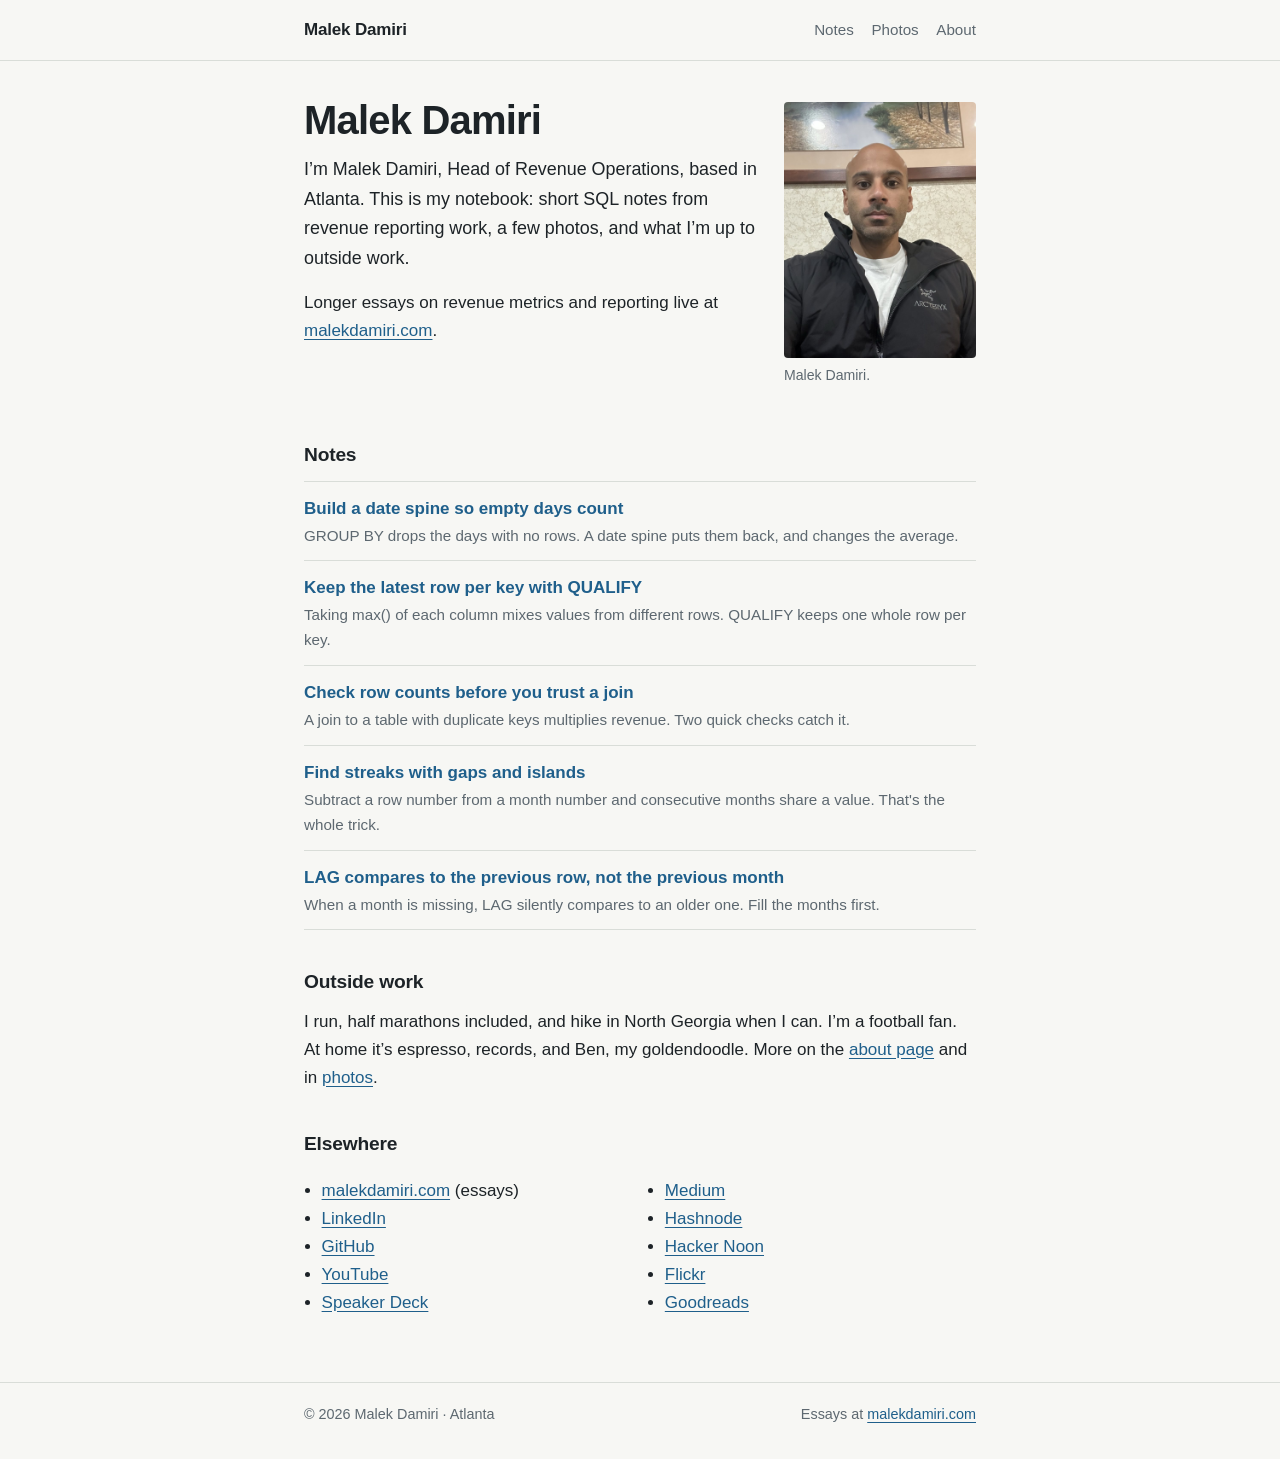
<file: index.html>
<!doctype html>
<html lang="en">
<head>
<meta charset="utf-8">
<meta name="viewport" content="width=device-width, initial-scale=1">
<title>Malek Damiri — Notebook</title>
<meta name="description" content="Malek Damiri’s notebook: short, tested SQL notes from revenue reporting, plus photos and life outside work in Atlanta.">
<meta name="author" content="Malek Damiri">
<meta name="robots" content="index, follow, max-image-preview:large">
<link rel="canonical" href="https://malekdamiri.org/">
<meta property="og:site_name" content="Malek Damiri">
<meta property="og:type" content="website">
<meta property="og:title" content="Malek Damiri — Notebook">
<meta property="og:description" content="Malek Damiri’s notebook: short, tested SQL notes from revenue reporting, plus photos and life outside work in Atlanta.">
<meta property="og:url" content="https://malekdamiri.org/">
<meta property="og:image" content="https://malekdamiri.org/img/malek-damiri-black-jacket-portrait.jpg">
<meta property="og:image:width" content="900">
<meta property="og:image:height" content="1200">
<meta property="og:image:alt" content="Malek Damiri in a black jacket over a white t-shirt">
<meta name="twitter:card" content="summary_large_image">
<link rel="icon" href="/favicon.svg" type="image/svg+xml">
<link rel="icon" href="/favicon-96.png" type="image/png" sizes="96x96">
<link rel="apple-touch-icon" href="/apple-touch-icon.png">
<link rel="stylesheet" href="/css/site.css?v=1">
<script type="application/ld+json">{"@context":"https://schema.org","@graph":[{"@type":"WebSite","@id":"https://malekdamiri.org/#website","url":"https://malekdamiri.org/","name":"Malek Damiri","inLanguage":"en-US","publisher":{"@id":"https://malekdamiri.org/#person"}},{"@type":"Person","@id":"https://malekdamiri.org/#person","name":"Malek Damiri","givenName":"Malek","familyName":"Damiri","url":"https://malekdamiri.org/","jobTitle":"Head of Revenue Operations","homeLocation":{"@type":"Place","name":"Atlanta, Georgia"},"image":{"@id":"https://malekdamiri.org/#image-black-jacket-portrait"},"sameAs":["https://malekdamiri.com/","https://www.linkedin.com/in/malekdamiri/","https://github.com/malekdamiri","https://www.youtube.com/@malek.damiri","https://speakerdeck.com/malekdamiri","https://www.flickr.com/photos/128322174@N02/","https://www.pinterest.com/malek_damiri/","https://medium.com/@malekdamiri43","https://malekdamiri.hashnode.dev/","https://hackernoon.com/u/malekdamiri","https://malekdamiri.blogspot.com/","https://www.goodreads.com/malekdamiri","https://soundcloud.com/malek-damiri","https://x.com/malekdamiri"]},{"@type":"ImageObject","@id":"https://malekdamiri.org/#image-black-jacket-portrait","url":"https://malekdamiri.org/img/malek-damiri-black-jacket-portrait.jpg","contentUrl":"https://malekdamiri.org/img/malek-damiri-black-jacket-portrait.jpg","width":900,"height":1200,"encodingFormat":"image/jpeg","caption":"Malek Damiri.","about":{"@id":"https://malekdamiri.org/#person"}},{"@type":"ProfilePage","@id":"https://malekdamiri.org/#webpage","url":"https://malekdamiri.org/","name":"Malek Damiri — Notebook","isPartOf":{"@id":"https://malekdamiri.org/#website"},"mainEntity":{"@id":"https://malekdamiri.org/#person"},"primaryImageOfPage":{"@id":"https://malekdamiri.org/#image-black-jacket-portrait"},"dateModified":"2026-10-10T12:01:35-04:00"}]}</script>
</head>
<body>
<header class="top"><div class="wrap"><a class="name" href="/">Malek Damiri</a><nav class="nav" aria-label="Main"><a href="/notes/">Notes</a><a href="/photos/">Photos</a><a href="/about/">About</a></nav></div></header>
<main id="main"><div class="wrap">

<section class="intro">
<figure class="portrait"><img src="/img/malek-damiri-black-jacket-portrait.jpg" alt="Malek Damiri in a black jacket over a white t-shirt" width="900" height="1200" decoding="async"><figcaption>Malek Damiri.</figcaption></figure>
<h1>Malek Damiri</h1>
<p class="lede">I’m Malek Damiri, Head of Revenue Operations, based in Atlanta. This is my notebook: short SQL notes from revenue reporting work, a few photos, and what I’m up to outside work.</p>
<p>Longer essays on revenue metrics and reporting live at <a href="https://malekdamiri.com/" rel="me">malekdamiri.com</a>.</p>
</section>
<h2>Notes</h2>
<ul class="list">
<li><a href="/notes/date-spine/">Build a date spine so empty days count</a><span>GROUP BY drops the days with no rows. A date spine puts them back, and changes the average.</span></li>
<li><a href="/notes/latest-row-per-key/">Keep the latest row per key with QUALIFY</a><span>Taking max() of each column mixes values from different rows. QUALIFY keeps one whole row per key.</span></li>
<li><a href="/notes/join-fan-out/">Check row counts before you trust a join</a><span>A join to a table with duplicate keys multiplies revenue. Two quick checks catch it.</span></li>
<li><a href="/notes/gaps-and-islands/">Find streaks with gaps and islands</a><span>Subtract a row number from a month number and consecutive months share a value. That&#x27;s the whole trick.</span></li>
<li><a href="/notes/lag-previous-row/">LAG compares to the previous row, not the previous month</a><span>When a month is missing, LAG silently compares to an older one. Fill the months first.</span></li>
</ul>
<h2>Outside work</h2>
<p>I run, half marathons included, and hike in North Georgia when I can. I’m a football fan. At home it’s espresso, records, and Ben, my goldendoodle. More on the <a href="/about/">about page</a> and in <a href="/photos/">photos</a>.</p>
<h2>Elsewhere</h2>
<ul class="links">
<li><a href="https://malekdamiri.com/" rel="me">malekdamiri.com</a> (essays)</li>
<li><a href="https://www.linkedin.com/in/malekdamiri/" rel="me">LinkedIn</a></li>
<li><a href="https://github.com/malekdamiri" rel="me">GitHub</a></li>
<li><a href="https://www.youtube.com/@malek.damiri" rel="me">YouTube</a></li>
<li><a href="https://speakerdeck.com/malekdamiri" rel="me">Speaker Deck</a></li>
<li><a href="https://medium.com/@malekdamiri43" rel="me">Medium</a></li>
<li><a href="https://malekdamiri.hashnode.dev/" rel="me">Hashnode</a></li>
<li><a href="https://hackernoon.com/u/malekdamiri" rel="me">Hacker Noon</a></li>
<li><a href="https://www.flickr.com/photos/128322174@N02/" rel="me">Flickr</a></li>
<li><a href="https://www.goodreads.com/malekdamiri" rel="me">Goodreads</a></li>
</ul>

</div></main>
<footer class="foot"><div class="wrap"><span>&copy; 2026 Malek Damiri · Atlanta</span><span>Essays at <a href="https://malekdamiri.com/" rel="me">malekdamiri.com</a></span></div></footer>
</body>
</html>
</file>
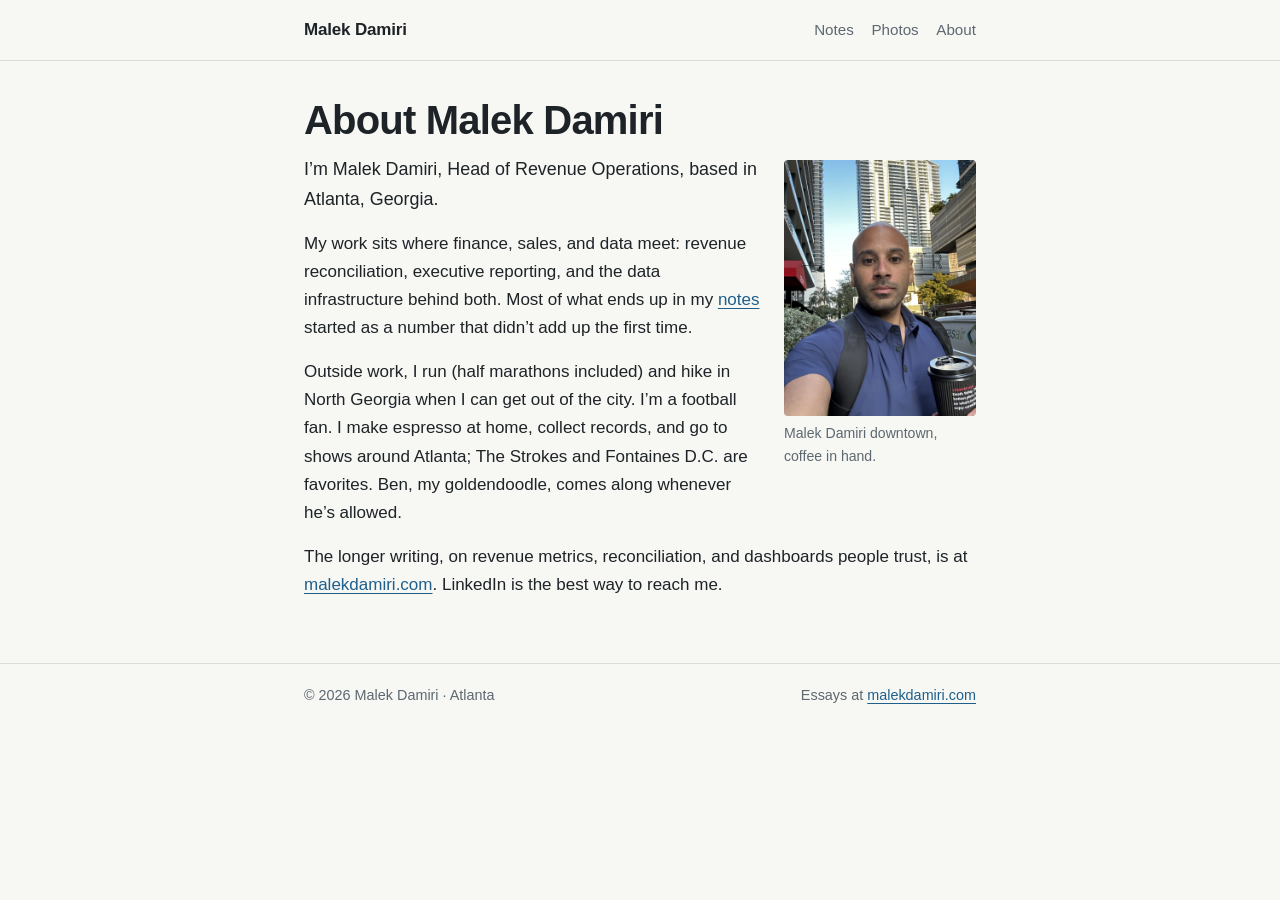
<file: about/index.html>
<!doctype html>
<html lang="en">
<head>
<meta charset="utf-8">
<meta name="viewport" content="width=device-width, initial-scale=1">
<title>About Malek Damiri</title>
<meta name="description" content="About Malek Damiri, Head of Revenue Operations in Atlanta: the work, the notes, and running, football, records, and Ben.">
<meta name="author" content="Malek Damiri">
<meta name="robots" content="index, follow, max-image-preview:large">
<link rel="canonical" href="https://malekdamiri.org/about/">
<meta property="og:site_name" content="Malek Damiri">
<meta property="og:type" content="website">
<meta property="og:title" content="About Malek Damiri">
<meta property="og:description" content="About Malek Damiri, Head of Revenue Operations in Atlanta: the work, the notes, and running, football, records, and Ben.">
<meta property="og:url" content="https://malekdamiri.org/about/">
<meta property="og:image" content="https://malekdamiri.org/img/malek-damiri-navy-polo-downtown.jpg">
<meta property="og:image:width" content="900">
<meta property="og:image:height" content="1200">
<meta property="og:image:alt" content="Malek Damiri in a navy polo with a backpack and a coffee, between downtown high-rises">
<meta name="twitter:card" content="summary_large_image">
<link rel="icon" href="/favicon.svg" type="image/svg+xml">
<link rel="icon" href="/favicon-96.png" type="image/png" sizes="96x96">
<link rel="apple-touch-icon" href="/apple-touch-icon.png">
<link rel="stylesheet" href="/css/site.css?v=1">
<script type="application/ld+json">{"@context":"https://schema.org","@graph":[{"@type":"WebSite","@id":"https://malekdamiri.org/#website","url":"https://malekdamiri.org/","name":"Malek Damiri","inLanguage":"en-US","publisher":{"@id":"https://malekdamiri.org/#person"}},{"@type":"Person","@id":"https://malekdamiri.org/#person","name":"Malek Damiri","givenName":"Malek","familyName":"Damiri","url":"https://malekdamiri.org/","jobTitle":"Head of Revenue Operations","homeLocation":{"@type":"Place","name":"Atlanta, Georgia"},"image":{"@id":"https://malekdamiri.org/#image-black-jacket-portrait"},"sameAs":["https://malekdamiri.com/","https://www.linkedin.com/in/malekdamiri/","https://github.com/malekdamiri","https://www.youtube.com/@malek.damiri","https://speakerdeck.com/malekdamiri","https://www.flickr.com/photos/128322174@N02/","https://www.pinterest.com/malek_damiri/","https://medium.com/@malekdamiri43","https://malekdamiri.hashnode.dev/","https://hackernoon.com/u/malekdamiri","https://malekdamiri.blogspot.com/","https://www.goodreads.com/malekdamiri","https://soundcloud.com/malek-damiri","https://x.com/malekdamiri"]},{"@type":"ImageObject","@id":"https://malekdamiri.org/#image-navy-polo-downtown","url":"https://malekdamiri.org/img/malek-damiri-navy-polo-downtown.jpg","contentUrl":"https://malekdamiri.org/img/malek-damiri-navy-polo-downtown.jpg","width":900,"height":1200,"encodingFormat":"image/jpeg","caption":"Malek Damiri downtown, coffee in hand.","about":{"@id":"https://malekdamiri.org/#person"}},{"@type":"AboutPage","@id":"https://malekdamiri.org/about/#webpage","url":"https://malekdamiri.org/about/","name":"About Malek Damiri","isPartOf":{"@id":"https://malekdamiri.org/#website"},"mainEntity":{"@id":"https://malekdamiri.org/#person"},"primaryImageOfPage":{"@id":"https://malekdamiri.org/#image-navy-polo-downtown"}}]}</script>
</head>
<body>
<header class="top"><div class="wrap"><a class="name" href="/">Malek Damiri</a><nav class="nav" aria-label="Main"><a href="/notes/">Notes</a><a href="/photos/">Photos</a><a href="/about/">About</a></nav></div></header>
<main id="main"><div class="wrap">

<h1>About Malek Damiri</h1>
<figure class="portrait"><img src="/img/malek-damiri-navy-polo-downtown.jpg" alt="Malek Damiri in a navy polo with a backpack and a coffee, between downtown high-rises" width="900" height="1200" decoding="async"><figcaption>Malek Damiri downtown, coffee in hand.</figcaption></figure>
<p class="lede">I’m Malek Damiri, Head of Revenue Operations, based in Atlanta, Georgia.</p>
<p>My work sits where finance, sales, and data meet: revenue reconciliation, executive reporting, and the data infrastructure behind both. Most of what ends up in my <a href="/notes/">notes</a> started as a number that didn’t add up the first time.</p>
<p>Outside work, I run (half marathons included) and hike in North Georgia when I can get out of the city. I’m a football fan. I make espresso at home, collect records, and go to shows around Atlanta; The Strokes and Fontaines D.C. are favorites. Ben, my goldendoodle, comes along whenever he’s allowed.</p>
<p>The longer writing, on revenue metrics, reconciliation, and dashboards people trust, is at <a href="https://malekdamiri.com/" rel="me">malekdamiri.com</a>. LinkedIn is the best way to reach me.</p>

</div></main>
<footer class="foot"><div class="wrap"><span>&copy; 2026 Malek Damiri · Atlanta</span><span>Essays at <a href="https://malekdamiri.com/" rel="me">malekdamiri.com</a></span></div></footer>
</body>
</html>
</file>
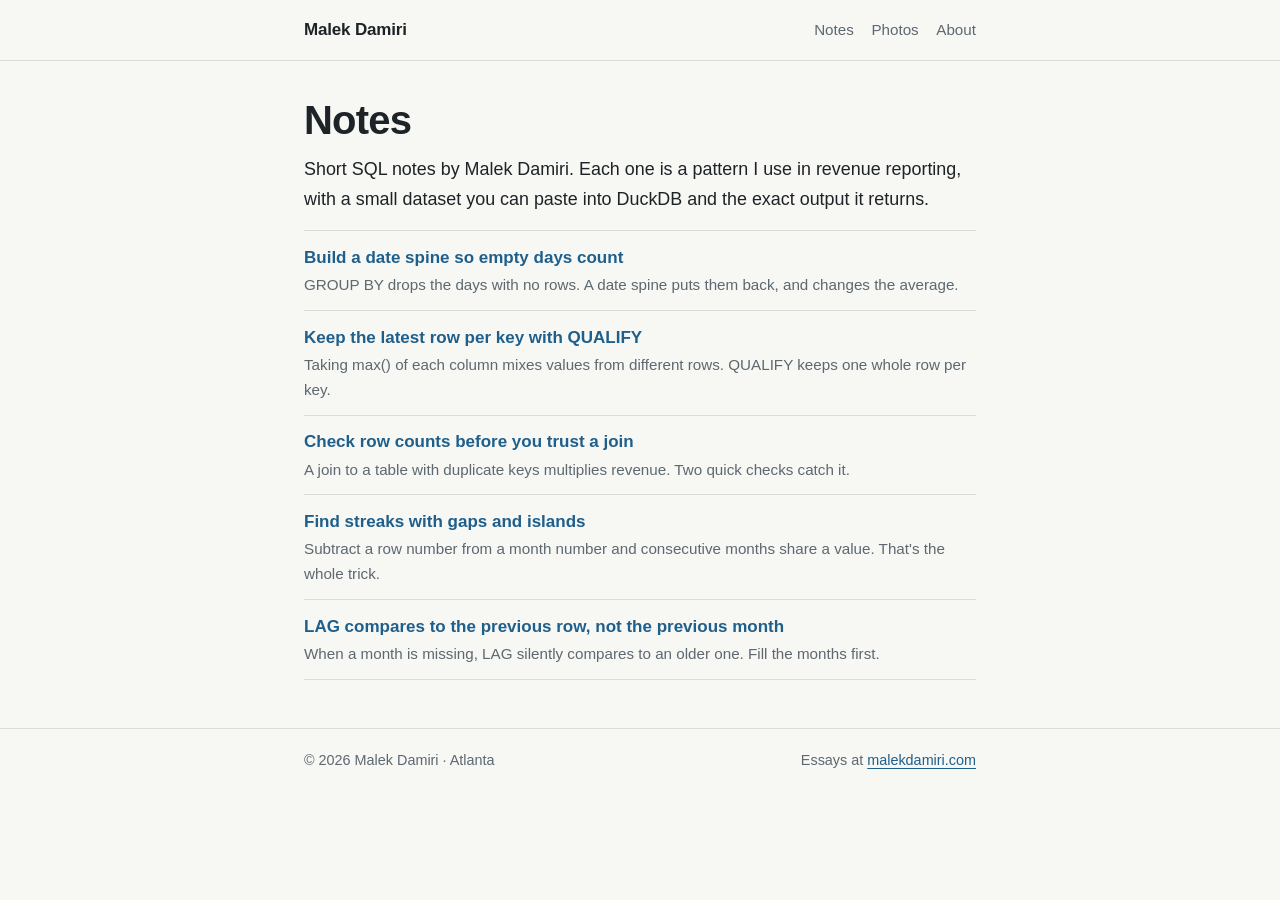
<file: notes/index.html>
<!doctype html>
<html lang="en">
<head>
<meta charset="utf-8">
<meta name="viewport" content="width=device-width, initial-scale=1">
<title>Notes by Malek Damiri</title>
<meta name="description" content="Short SQL notes by Malek Damiri: date spines, latest-row queries, join fan-out, streaks, and month-over-month change.">
<meta name="author" content="Malek Damiri">
<meta name="robots" content="index, follow, max-image-preview:large">
<link rel="canonical" href="https://malekdamiri.org/notes/">
<meta property="og:site_name" content="Malek Damiri">
<meta property="og:type" content="website">
<meta property="og:title" content="Notes by Malek Damiri">
<meta property="og:description" content="Short SQL notes by Malek Damiri: date spines, latest-row queries, join fan-out, streaks, and month-over-month change.">
<meta property="og:url" content="https://malekdamiri.org/notes/">
<meta property="og:image" content="https://malekdamiri.org/img/malek-damiri-navy-tee-park.jpg">
<meta property="og:image:width" content="900">
<meta property="og:image:height" content="1199">
<meta property="og:image:alt" content="Malek Damiri in a navy t-shirt in a park with a large tree behind him">
<meta name="twitter:card" content="summary_large_image">
<link rel="icon" href="/favicon.svg" type="image/svg+xml">
<link rel="icon" href="/favicon-96.png" type="image/png" sizes="96x96">
<link rel="apple-touch-icon" href="/apple-touch-icon.png">
<link rel="stylesheet" href="/css/site.css?v=1">
<script type="application/ld+json">{"@context":"https://schema.org","@graph":[{"@type":"WebSite","@id":"https://malekdamiri.org/#website","url":"https://malekdamiri.org/","name":"Malek Damiri","inLanguage":"en-US","publisher":{"@id":"https://malekdamiri.org/#person"}},{"@type":"Person","@id":"https://malekdamiri.org/#person","name":"Malek Damiri","givenName":"Malek","familyName":"Damiri","url":"https://malekdamiri.org/","jobTitle":"Head of Revenue Operations","homeLocation":{"@type":"Place","name":"Atlanta, Georgia"},"image":{"@id":"https://malekdamiri.org/#image-black-jacket-portrait"},"sameAs":["https://malekdamiri.com/","https://www.linkedin.com/in/malekdamiri/","https://github.com/malekdamiri","https://www.youtube.com/@malek.damiri","https://speakerdeck.com/malekdamiri","https://www.flickr.com/photos/128322174@N02/","https://www.pinterest.com/malek_damiri/","https://medium.com/@malekdamiri43","https://malekdamiri.hashnode.dev/","https://hackernoon.com/u/malekdamiri","https://malekdamiri.blogspot.com/","https://www.goodreads.com/malekdamiri","https://soundcloud.com/malek-damiri","https://x.com/malekdamiri"]},{"@type":"CollectionPage","@id":"https://malekdamiri.org/notes/#webpage","url":"https://malekdamiri.org/notes/","name":"Notes by Malek Damiri","isPartOf":{"@id":"https://malekdamiri.org/#website"},"author":{"@id":"https://malekdamiri.org/#person"},"hasPart":[{"@id":"https://malekdamiri.org/notes/date-spine/#article"},{"@id":"https://malekdamiri.org/notes/latest-row-per-key/#article"},{"@id":"https://malekdamiri.org/notes/join-fan-out/#article"},{"@id":"https://malekdamiri.org/notes/gaps-and-islands/#article"},{"@id":"https://malekdamiri.org/notes/lag-previous-row/#article"}]}]}</script>
</head>
<body>
<header class="top"><div class="wrap"><a class="name" href="/">Malek Damiri</a><nav class="nav" aria-label="Main"><a href="/notes/">Notes</a><a href="/photos/">Photos</a><a href="/about/">About</a></nav></div></header>
<main id="main"><div class="wrap">

<h1>Notes</h1>
<p class="lede">Short SQL notes by Malek Damiri. Each one is a pattern I use in revenue reporting, with a small dataset you can paste into DuckDB and the exact output it returns.</p>
<ul class="list">
<li><a href="/notes/date-spine/">Build a date spine so empty days count</a><span>GROUP BY drops the days with no rows. A date spine puts them back, and changes the average.</span></li>
<li><a href="/notes/latest-row-per-key/">Keep the latest row per key with QUALIFY</a><span>Taking max() of each column mixes values from different rows. QUALIFY keeps one whole row per key.</span></li>
<li><a href="/notes/join-fan-out/">Check row counts before you trust a join</a><span>A join to a table with duplicate keys multiplies revenue. Two quick checks catch it.</span></li>
<li><a href="/notes/gaps-and-islands/">Find streaks with gaps and islands</a><span>Subtract a row number from a month number and consecutive months share a value. That&#x27;s the whole trick.</span></li>
<li><a href="/notes/lag-previous-row/">LAG compares to the previous row, not the previous month</a><span>When a month is missing, LAG silently compares to an older one. Fill the months first.</span></li>
</ul>

</div></main>
<footer class="foot"><div class="wrap"><span>&copy; 2026 Malek Damiri · Atlanta</span><span>Essays at <a href="https://malekdamiri.com/" rel="me">malekdamiri.com</a></span></div></footer>
</body>
</html>
</file>
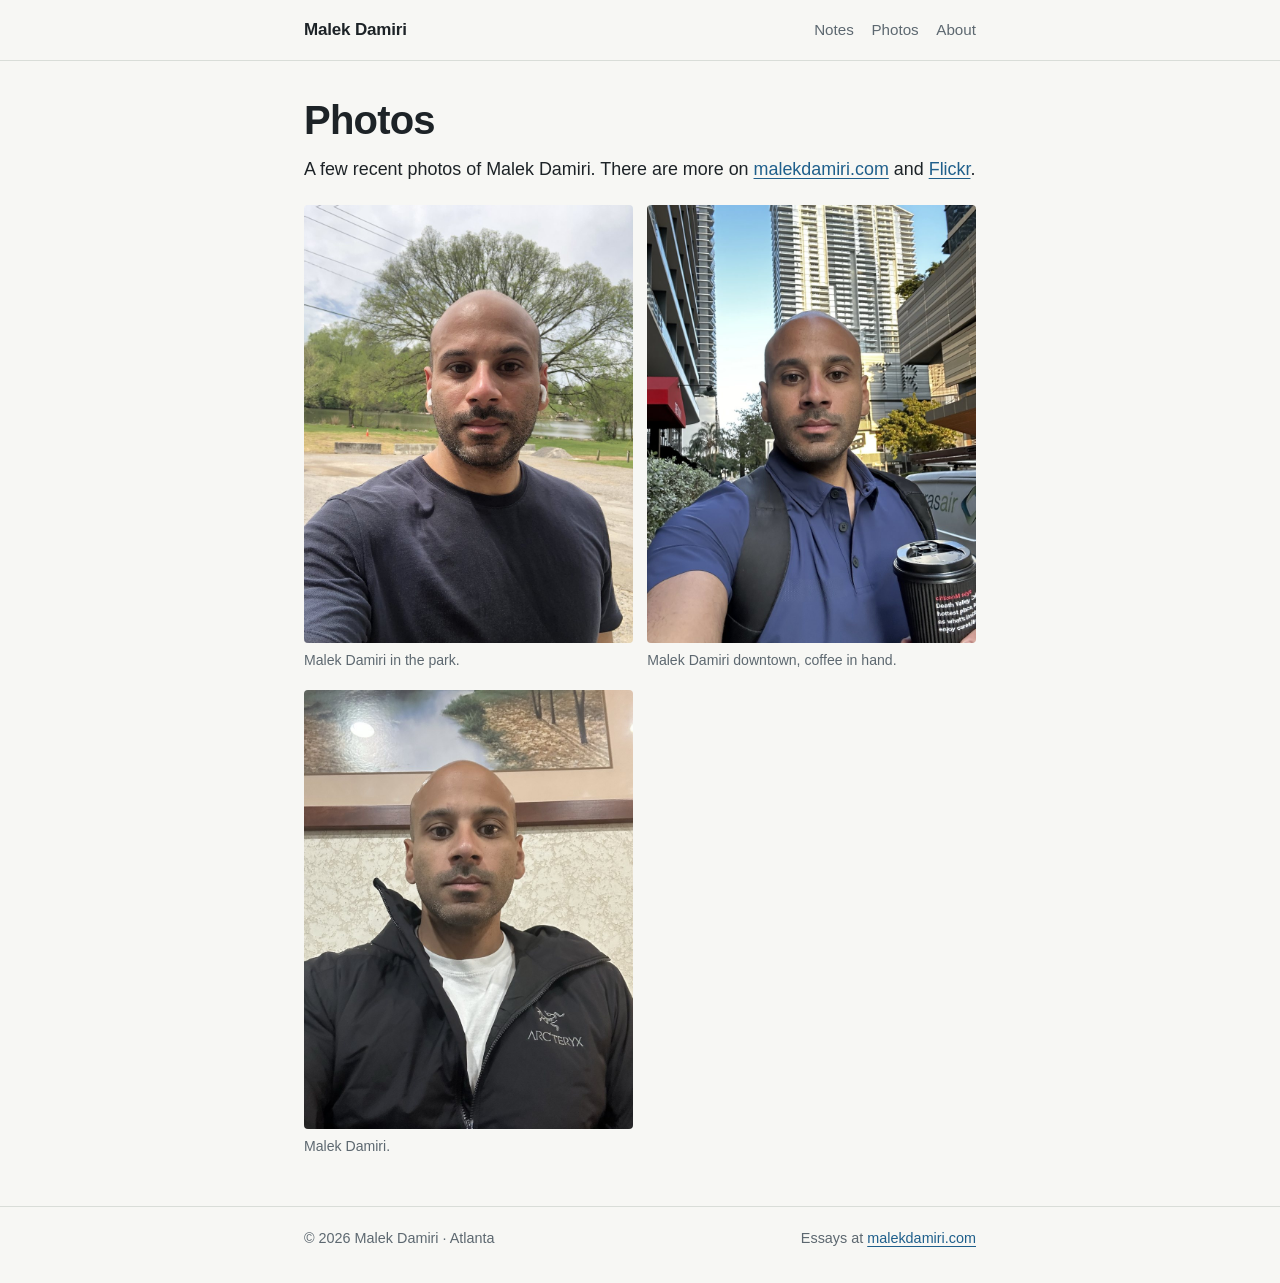
<file: photos/index.html>
<!doctype html>
<html lang="en">
<head>
<meta charset="utf-8">
<meta name="viewport" content="width=device-width, initial-scale=1">
<title>Photos of Malek Damiri</title>
<meta name="description" content="Photos of Malek Damiri around Atlanta. More on malekdamiri.com and Flickr.">
<meta name="author" content="Malek Damiri">
<meta name="robots" content="index, follow, max-image-preview:large">
<link rel="canonical" href="https://malekdamiri.org/photos/">
<meta property="og:site_name" content="Malek Damiri">
<meta property="og:type" content="website">
<meta property="og:title" content="Photos of Malek Damiri">
<meta property="og:description" content="Photos of Malek Damiri around Atlanta. More on malekdamiri.com and Flickr.">
<meta property="og:url" content="https://malekdamiri.org/photos/">
<meta property="og:image" content="https://malekdamiri.org/img/malek-damiri-navy-tee-park.jpg">
<meta property="og:image:width" content="900">
<meta property="og:image:height" content="1199">
<meta property="og:image:alt" content="Malek Damiri in a navy t-shirt in a park with a large tree behind him">
<meta name="twitter:card" content="summary_large_image">
<link rel="icon" href="/favicon.svg" type="image/svg+xml">
<link rel="icon" href="/favicon-96.png" type="image/png" sizes="96x96">
<link rel="apple-touch-icon" href="/apple-touch-icon.png">
<link rel="stylesheet" href="/css/site.css?v=1">
<script type="application/ld+json">{"@context":"https://schema.org","@graph":[{"@type":"WebSite","@id":"https://malekdamiri.org/#website","url":"https://malekdamiri.org/","name":"Malek Damiri","inLanguage":"en-US","publisher":{"@id":"https://malekdamiri.org/#person"}},{"@type":"Person","@id":"https://malekdamiri.org/#person","name":"Malek Damiri","givenName":"Malek","familyName":"Damiri","url":"https://malekdamiri.org/","jobTitle":"Head of Revenue Operations","homeLocation":{"@type":"Place","name":"Atlanta, Georgia"},"image":{"@id":"https://malekdamiri.org/#image-black-jacket-portrait"},"sameAs":["https://malekdamiri.com/","https://www.linkedin.com/in/malekdamiri/","https://github.com/malekdamiri","https://www.youtube.com/@malek.damiri","https://speakerdeck.com/malekdamiri","https://www.flickr.com/photos/128322174@N02/","https://www.pinterest.com/malek_damiri/","https://medium.com/@malekdamiri43","https://malekdamiri.hashnode.dev/","https://hackernoon.com/u/malekdamiri","https://malekdamiri.blogspot.com/","https://www.goodreads.com/malekdamiri","https://soundcloud.com/malek-damiri","https://x.com/malekdamiri"]},{"@type":"ImageObject","@id":"https://malekdamiri.org/#image-navy-tee-park","url":"https://malekdamiri.org/img/malek-damiri-navy-tee-park.jpg","contentUrl":"https://malekdamiri.org/img/malek-damiri-navy-tee-park.jpg","width":900,"height":1199,"encodingFormat":"image/jpeg","caption":"Malek Damiri in the park.","about":{"@id":"https://malekdamiri.org/#person"}},{"@type":"ImageObject","@id":"https://malekdamiri.org/#image-navy-polo-downtown","url":"https://malekdamiri.org/img/malek-damiri-navy-polo-downtown.jpg","contentUrl":"https://malekdamiri.org/img/malek-damiri-navy-polo-downtown.jpg","width":900,"height":1200,"encodingFormat":"image/jpeg","caption":"Malek Damiri downtown, coffee in hand.","about":{"@id":"https://malekdamiri.org/#person"}},{"@type":"ImageObject","@id":"https://malekdamiri.org/#image-black-jacket-portrait","url":"https://malekdamiri.org/img/malek-damiri-black-jacket-portrait.jpg","contentUrl":"https://malekdamiri.org/img/malek-damiri-black-jacket-portrait.jpg","width":900,"height":1200,"encodingFormat":"image/jpeg","caption":"Malek Damiri.","about":{"@id":"https://malekdamiri.org/#person"}},{"@type":"ImageGallery","@id":"https://malekdamiri.org/photos/#webpage","url":"https://malekdamiri.org/photos/","name":"Photos of Malek Damiri","isPartOf":{"@id":"https://malekdamiri.org/#website"},"about":{"@id":"https://malekdamiri.org/#person"},"primaryImageOfPage":{"@id":"https://malekdamiri.org/#image-navy-tee-park"},"image":[{"@id":"https://malekdamiri.org/#image-navy-tee-park"},{"@id":"https://malekdamiri.org/#image-navy-polo-downtown"},{"@id":"https://malekdamiri.org/#image-black-jacket-portrait"}]}]}</script>
</head>
<body>
<header class="top"><div class="wrap"><a class="name" href="/">Malek Damiri</a><nav class="nav" aria-label="Main"><a href="/notes/">Notes</a><a href="/photos/">Photos</a><a href="/about/">About</a></nav></div></header>
<main id="main"><div class="wrap">

<h1>Photos</h1>
<p class="lede">A few recent photos of Malek Damiri. There are more on <a href="https://malekdamiri.com/photos/" rel="me">malekdamiri.com</a> and <a href="https://www.flickr.com/photos/128322174@N02/" rel="me">Flickr</a>.</p>
<div class="grid">
<figure><img src="/img/malek-damiri-navy-tee-park.jpg" alt="Malek Damiri in a navy t-shirt in a park with a large tree behind him" width="900" height="1199" decoding="async"><figcaption>Malek Damiri in the park.</figcaption></figure>
<figure><img src="/img/malek-damiri-navy-polo-downtown.jpg" alt="Malek Damiri in a navy polo with a backpack and a coffee, between downtown high-rises" width="900" height="1200" loading="lazy" decoding="async"><figcaption>Malek Damiri downtown, coffee in hand.</figcaption></figure>
<figure><img src="/img/malek-damiri-black-jacket-portrait.jpg" alt="Malek Damiri in a black jacket over a white t-shirt" width="900" height="1200" loading="lazy" decoding="async"><figcaption>Malek Damiri.</figcaption></figure>
</div>

</div></main>
<footer class="foot"><div class="wrap"><span>&copy; 2026 Malek Damiri · Atlanta</span><span>Essays at <a href="https://malekdamiri.com/" rel="me">malekdamiri.com</a></span></div></footer>
</body>
</html>
</file>
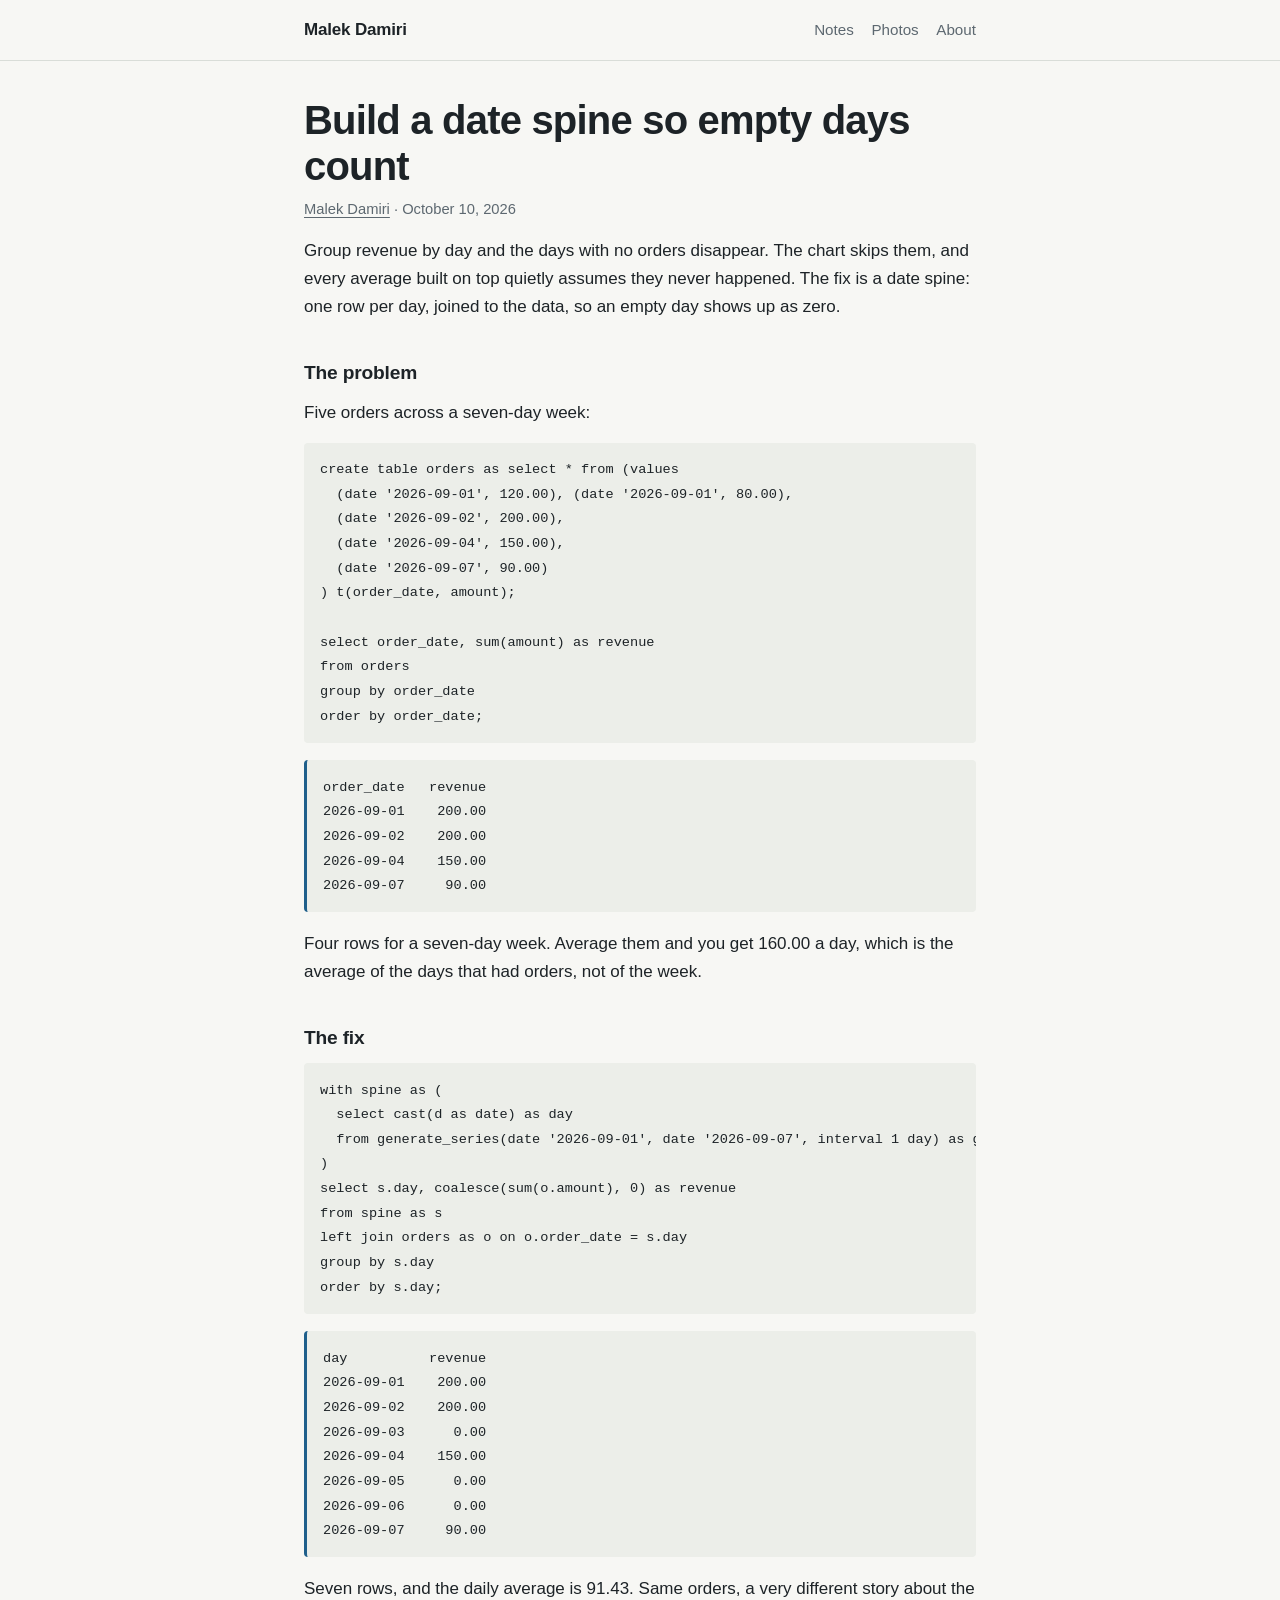
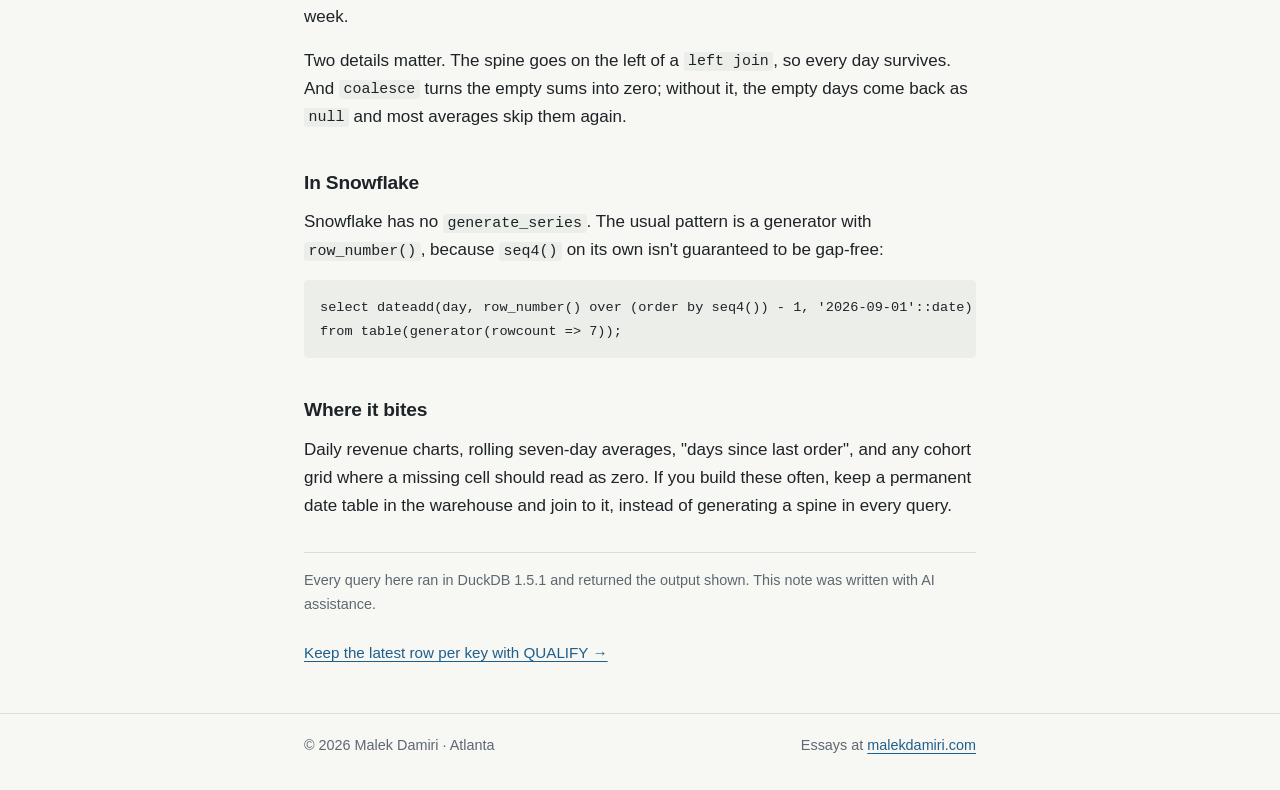
<file: notes/date-spine/index.html>
<!doctype html>
<html lang="en">
<head>
<meta charset="utf-8">
<meta name="viewport" content="width=device-width, initial-scale=1">
<title>Build a date spine so empty days count | Malek Damiri</title>
<meta name="description" content="GROUP BY drops the days with no rows. A date spine puts them back, and changes the average.">
<meta name="author" content="Malek Damiri">
<meta name="robots" content="index, follow, max-image-preview:large">
<link rel="canonical" href="https://malekdamiri.org/notes/date-spine/">
<meta property="og:site_name" content="Malek Damiri">
<meta property="og:type" content="article">
<meta property="og:title" content="Build a date spine so empty days count | Malek Damiri">
<meta property="og:description" content="GROUP BY drops the days with no rows. A date spine puts them back, and changes the average.">
<meta property="og:url" content="https://malekdamiri.org/notes/date-spine/">
<meta property="og:image" content="https://malekdamiri.org/img/malek-damiri-navy-tee-park.jpg">
<meta property="og:image:width" content="900">
<meta property="og:image:height" content="1199">
<meta property="og:image:alt" content="Malek Damiri in a navy t-shirt in a park with a large tree behind him">
<meta name="twitter:card" content="summary_large_image">
<link rel="icon" href="/favicon.svg" type="image/svg+xml">
<link rel="icon" href="/favicon-96.png" type="image/png" sizes="96x96">
<link rel="apple-touch-icon" href="/apple-touch-icon.png">
<link rel="stylesheet" href="/css/site.css?v=1">
<script type="application/ld+json">{"@context":"https://schema.org","@graph":[{"@type":"WebSite","@id":"https://malekdamiri.org/#website","url":"https://malekdamiri.org/","name":"Malek Damiri","inLanguage":"en-US","publisher":{"@id":"https://malekdamiri.org/#person"}},{"@type":"Person","@id":"https://malekdamiri.org/#person","name":"Malek Damiri","givenName":"Malek","familyName":"Damiri","url":"https://malekdamiri.org/","jobTitle":"Head of Revenue Operations","homeLocation":{"@type":"Place","name":"Atlanta, Georgia"},"image":{"@id":"https://malekdamiri.org/#image-black-jacket-portrait"},"sameAs":["https://malekdamiri.com/","https://www.linkedin.com/in/malekdamiri/","https://github.com/malekdamiri","https://www.youtube.com/@malek.damiri","https://speakerdeck.com/malekdamiri","https://www.flickr.com/photos/128322174@N02/","https://www.pinterest.com/malek_damiri/","https://medium.com/@malekdamiri43","https://malekdamiri.hashnode.dev/","https://hackernoon.com/u/malekdamiri","https://malekdamiri.blogspot.com/","https://www.goodreads.com/malekdamiri","https://soundcloud.com/malek-damiri","https://x.com/malekdamiri"]},{"@type":"TechArticle","@id":"https://malekdamiri.org/notes/date-spine/#article","headline":"Build a date spine so empty days count","description":"GROUP BY drops the days with no rows. A date spine puts them back, and changes the average.","url":"https://malekdamiri.org/notes/date-spine/","datePublished":"2026-10-10T12:01:35-04:00","dateModified":"2026-10-10T12:01:35-04:00","author":{"@id":"https://malekdamiri.org/#person"},"publisher":{"@id":"https://malekdamiri.org/#person"},"isPartOf":{"@id":"https://malekdamiri.org/#website"},"inLanguage":"en-US","proficiencyLevel":"Beginner"}]}</script>
</head>
<body>
<header class="top"><div class="wrap"><a class="name" href="/">Malek Damiri</a><nav class="nav" aria-label="Main"><a href="/notes/">Notes</a><a href="/photos/">Photos</a><a href="/about/">About</a></nav></div></header>
<main id="main"><div class="wrap">

<article>
<h1>Build a date spine so empty days count</h1>
<p class="meta"><a href="/about/" rel="author">Malek Damiri</a> · <time datetime="2026-10-10">October 10, 2026</time></p>
<p>Group revenue by day and the days with no orders disappear. The chart skips them, and every average built on top quietly assumes they never happened. The fix is a date spine: one row per day, joined to the data, so an empty day shows up as zero.</p>
<h2>The problem</h2>
<p>Five orders across a seven-day week:</p>
<pre><code>create table orders as select * from (values
  (date &#x27;2026-09-01&#x27;, 120.00), (date &#x27;2026-09-01&#x27;, 80.00),
  (date &#x27;2026-09-02&#x27;, 200.00),
  (date &#x27;2026-09-04&#x27;, 150.00),
  (date &#x27;2026-09-07&#x27;, 90.00)
) t(order_date, amount);

select order_date, sum(amount) as revenue
from orders
group by order_date
order by order_date;</code></pre>
<pre class="result"><code>order_date   revenue
2026-09-01    200.00
2026-09-02    200.00
2026-09-04    150.00
2026-09-07     90.00</code></pre>
<p>Four rows for a seven-day week. Average them and you get 160.00 a day, which is the average of the days that had orders, not of the week.</p>
<h2>The fix</h2>
<pre><code>with spine as (
  select cast(d as date) as day
  from generate_series(date &#x27;2026-09-01&#x27;, date &#x27;2026-09-07&#x27;, interval 1 day) as g(d)
)
select s.day, coalesce(sum(o.amount), 0) as revenue
from spine as s
left join orders as o on o.order_date = s.day
group by s.day
order by s.day;</code></pre>
<pre class="result"><code>day          revenue
2026-09-01    200.00
2026-09-02    200.00
2026-09-03      0.00
2026-09-04    150.00
2026-09-05      0.00
2026-09-06      0.00
2026-09-07     90.00</code></pre>
<p>Seven rows, and the daily average is 91.43. Same orders, a very different story about the week.</p>
<p>Two details matter. The spine goes on the left of a <code>left join</code>, so every day survives. And <code>coalesce</code> turns the empty sums into zero; without it, the empty days come back as <code>null</code> and most averages skip them again.</p>
<h2>In Snowflake</h2>
<p>Snowflake has no <code>generate_series</code>. The usual pattern is a generator with <code>row_number()</code>, because <code>seq4()</code> on its own isn't guaranteed to be gap-free:</p>
<pre><code>select dateadd(day, row_number() over (order by seq4()) - 1, &#x27;2026-09-01&#x27;::date) as day
from table(generator(rowcount =&gt; 7));</code></pre>
<h2>Where it bites</h2>
<p>Daily revenue charts, rolling seven-day averages, "days since last order", and any cohort grid where a missing cell should read as zero. If you build these often, keep a permanent date table in the warehouse and join to it, instead of generating a spine in every query.</p>
<p class="note">Every query here ran in DuckDB 1.5.1 and returned the output shown. This note was written with AI assistance.</p>
</article>
<nav class="pager" aria-label="More notes"><a href="/notes/latest-row-per-key/">Keep the latest row per key with QUALIFY →</a></nav>

</div></main>
<footer class="foot"><div class="wrap"><span>&copy; 2026 Malek Damiri · Atlanta</span><span>Essays at <a href="https://malekdamiri.com/" rel="me">malekdamiri.com</a></span></div></footer>
</body>
</html>
</file>
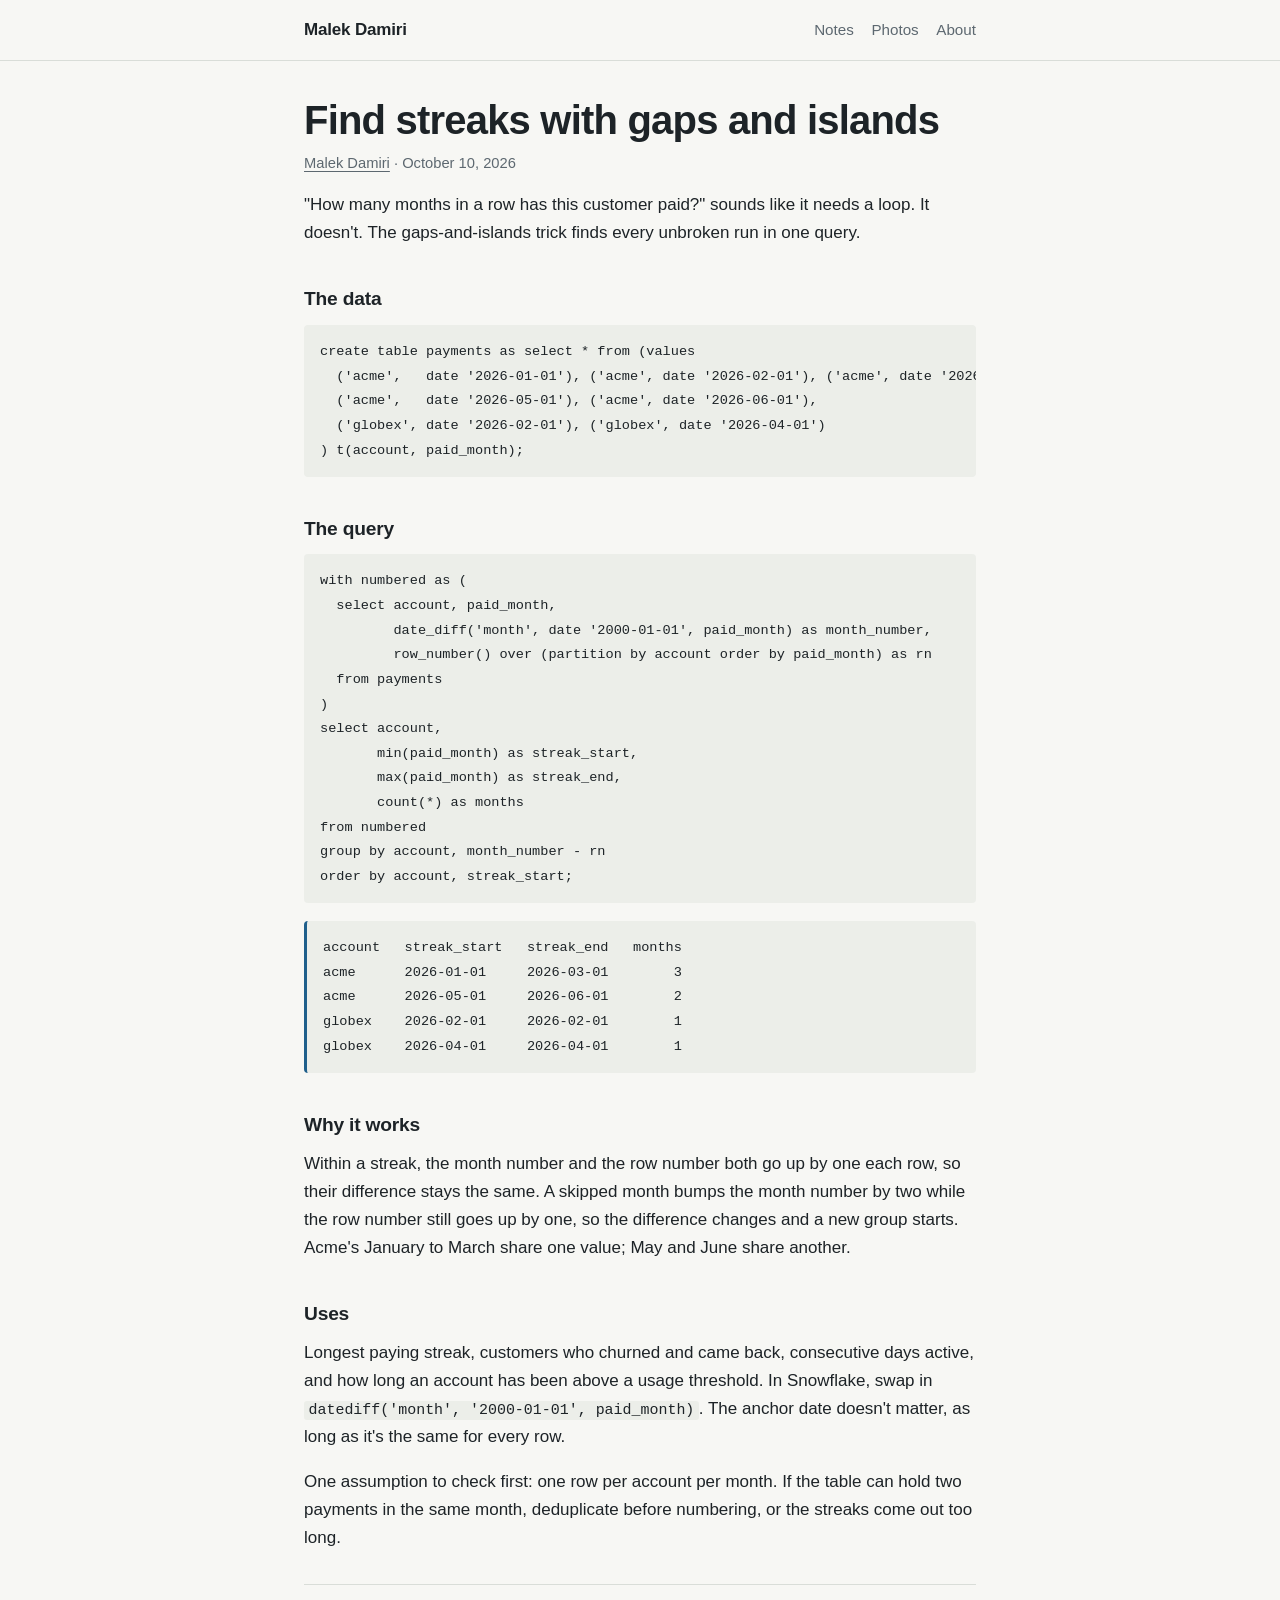
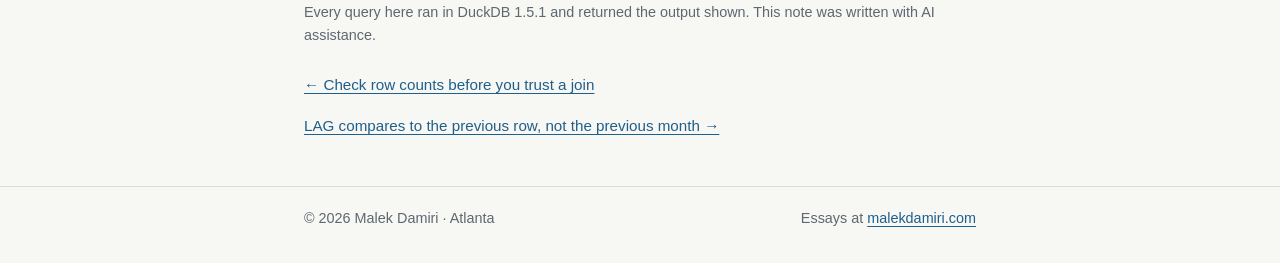
<file: notes/gaps-and-islands/index.html>
<!doctype html>
<html lang="en">
<head>
<meta charset="utf-8">
<meta name="viewport" content="width=device-width, initial-scale=1">
<title>Find streaks with gaps and islands | Malek Damiri</title>
<meta name="description" content="Subtract a row number from a month number and consecutive months share a value. That&#x27;s the whole trick.">
<meta name="author" content="Malek Damiri">
<meta name="robots" content="index, follow, max-image-preview:large">
<link rel="canonical" href="https://malekdamiri.org/notes/gaps-and-islands/">
<meta property="og:site_name" content="Malek Damiri">
<meta property="og:type" content="article">
<meta property="og:title" content="Find streaks with gaps and islands | Malek Damiri">
<meta property="og:description" content="Subtract a row number from a month number and consecutive months share a value. That&#x27;s the whole trick.">
<meta property="og:url" content="https://malekdamiri.org/notes/gaps-and-islands/">
<meta property="og:image" content="https://malekdamiri.org/img/malek-damiri-navy-tee-park.jpg">
<meta property="og:image:width" content="900">
<meta property="og:image:height" content="1199">
<meta property="og:image:alt" content="Malek Damiri in a navy t-shirt in a park with a large tree behind him">
<meta name="twitter:card" content="summary_large_image">
<link rel="icon" href="/favicon.svg" type="image/svg+xml">
<link rel="icon" href="/favicon-96.png" type="image/png" sizes="96x96">
<link rel="apple-touch-icon" href="/apple-touch-icon.png">
<link rel="stylesheet" href="/css/site.css?v=1">
<script type="application/ld+json">{"@context":"https://schema.org","@graph":[{"@type":"WebSite","@id":"https://malekdamiri.org/#website","url":"https://malekdamiri.org/","name":"Malek Damiri","inLanguage":"en-US","publisher":{"@id":"https://malekdamiri.org/#person"}},{"@type":"Person","@id":"https://malekdamiri.org/#person","name":"Malek Damiri","givenName":"Malek","familyName":"Damiri","url":"https://malekdamiri.org/","jobTitle":"Head of Revenue Operations","homeLocation":{"@type":"Place","name":"Atlanta, Georgia"},"image":{"@id":"https://malekdamiri.org/#image-black-jacket-portrait"},"sameAs":["https://malekdamiri.com/","https://www.linkedin.com/in/malekdamiri/","https://github.com/malekdamiri","https://www.youtube.com/@malek.damiri","https://speakerdeck.com/malekdamiri","https://www.flickr.com/photos/128322174@N02/","https://www.pinterest.com/malek_damiri/","https://medium.com/@malekdamiri43","https://malekdamiri.hashnode.dev/","https://hackernoon.com/u/malekdamiri","https://malekdamiri.blogspot.com/","https://www.goodreads.com/malekdamiri","https://soundcloud.com/malek-damiri","https://x.com/malekdamiri"]},{"@type":"TechArticle","@id":"https://malekdamiri.org/notes/gaps-and-islands/#article","headline":"Find streaks with gaps and islands","description":"Subtract a row number from a month number and consecutive months share a value. That's the whole trick.","url":"https://malekdamiri.org/notes/gaps-and-islands/","datePublished":"2026-10-10T12:01:35-04:00","dateModified":"2026-10-10T12:01:35-04:00","author":{"@id":"https://malekdamiri.org/#person"},"publisher":{"@id":"https://malekdamiri.org/#person"},"isPartOf":{"@id":"https://malekdamiri.org/#website"},"inLanguage":"en-US","proficiencyLevel":"Beginner"}]}</script>
</head>
<body>
<header class="top"><div class="wrap"><a class="name" href="/">Malek Damiri</a><nav class="nav" aria-label="Main"><a href="/notes/">Notes</a><a href="/photos/">Photos</a><a href="/about/">About</a></nav></div></header>
<main id="main"><div class="wrap">

<article>
<h1>Find streaks with gaps and islands</h1>
<p class="meta"><a href="/about/" rel="author">Malek Damiri</a> · <time datetime="2026-10-10">October 10, 2026</time></p>
<p>"How many months in a row has this customer paid?" sounds like it needs a loop. It doesn't. The gaps-and-islands trick finds every unbroken run in one query.</p>
<h2>The data</h2>
<pre><code>create table payments as select * from (values
  (&#x27;acme&#x27;,   date &#x27;2026-01-01&#x27;), (&#x27;acme&#x27;, date &#x27;2026-02-01&#x27;), (&#x27;acme&#x27;, date &#x27;2026-03-01&#x27;),
  (&#x27;acme&#x27;,   date &#x27;2026-05-01&#x27;), (&#x27;acme&#x27;, date &#x27;2026-06-01&#x27;),
  (&#x27;globex&#x27;, date &#x27;2026-02-01&#x27;), (&#x27;globex&#x27;, date &#x27;2026-04-01&#x27;)
) t(account, paid_month);</code></pre>
<h2>The query</h2>
<pre><code>with numbered as (
  select account, paid_month,
         date_diff(&#x27;month&#x27;, date &#x27;2000-01-01&#x27;, paid_month) as month_number,
         row_number() over (partition by account order by paid_month) as rn
  from payments
)
select account,
       min(paid_month) as streak_start,
       max(paid_month) as streak_end,
       count(*) as months
from numbered
group by account, month_number - rn
order by account, streak_start;</code></pre>
<pre class="result"><code>account   streak_start   streak_end   months
acme      2026-01-01     2026-03-01        3
acme      2026-05-01     2026-06-01        2
globex    2026-02-01     2026-02-01        1
globex    2026-04-01     2026-04-01        1</code></pre>
<h2>Why it works</h2>
<p>Within a streak, the month number and the row number both go up by one each row, so their difference stays the same. A skipped month bumps the month number by two while the row number still goes up by one, so the difference changes and a new group starts. Acme's January to March share one value; May and June share another.</p>
<h2>Uses</h2>
<p>Longest paying streak, customers who churned and came back, consecutive days active, and how long an account has been above a usage threshold. In Snowflake, swap in <code>datediff('month', '2000-01-01', paid_month)</code>. The anchor date doesn't matter, as long as it's the same for every row.</p>
<p>One assumption to check first: one row per account per month. If the table can hold two payments in the same month, deduplicate before numbering, or the streaks come out too long.</p>
<p class="note">Every query here ran in DuckDB 1.5.1 and returned the output shown. This note was written with AI assistance.</p>
</article>
<nav class="pager" aria-label="More notes"><a href="/notes/join-fan-out/">← Check row counts before you trust a join</a> <a href="/notes/lag-previous-row/">LAG compares to the previous row, not the previous month →</a></nav>

</div></main>
<footer class="foot"><div class="wrap"><span>&copy; 2026 Malek Damiri · Atlanta</span><span>Essays at <a href="https://malekdamiri.com/" rel="me">malekdamiri.com</a></span></div></footer>
</body>
</html>
</file>
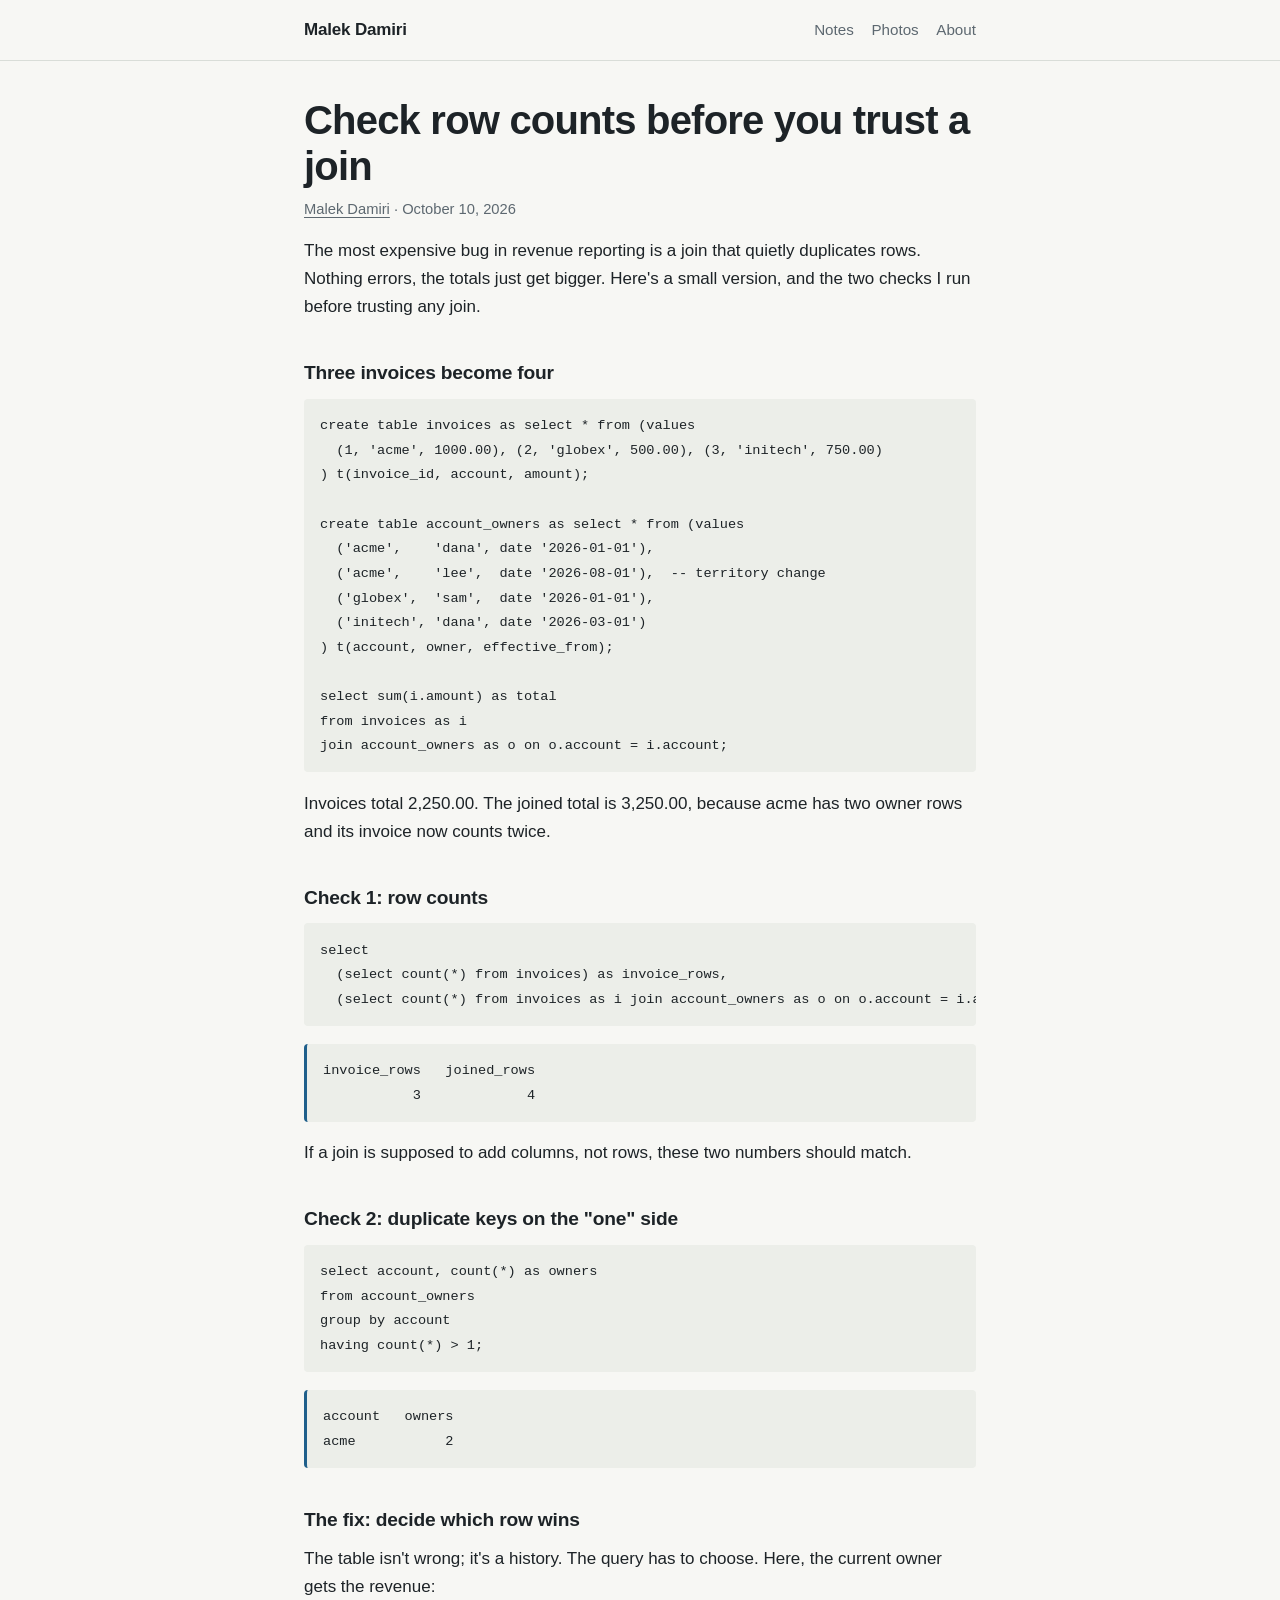
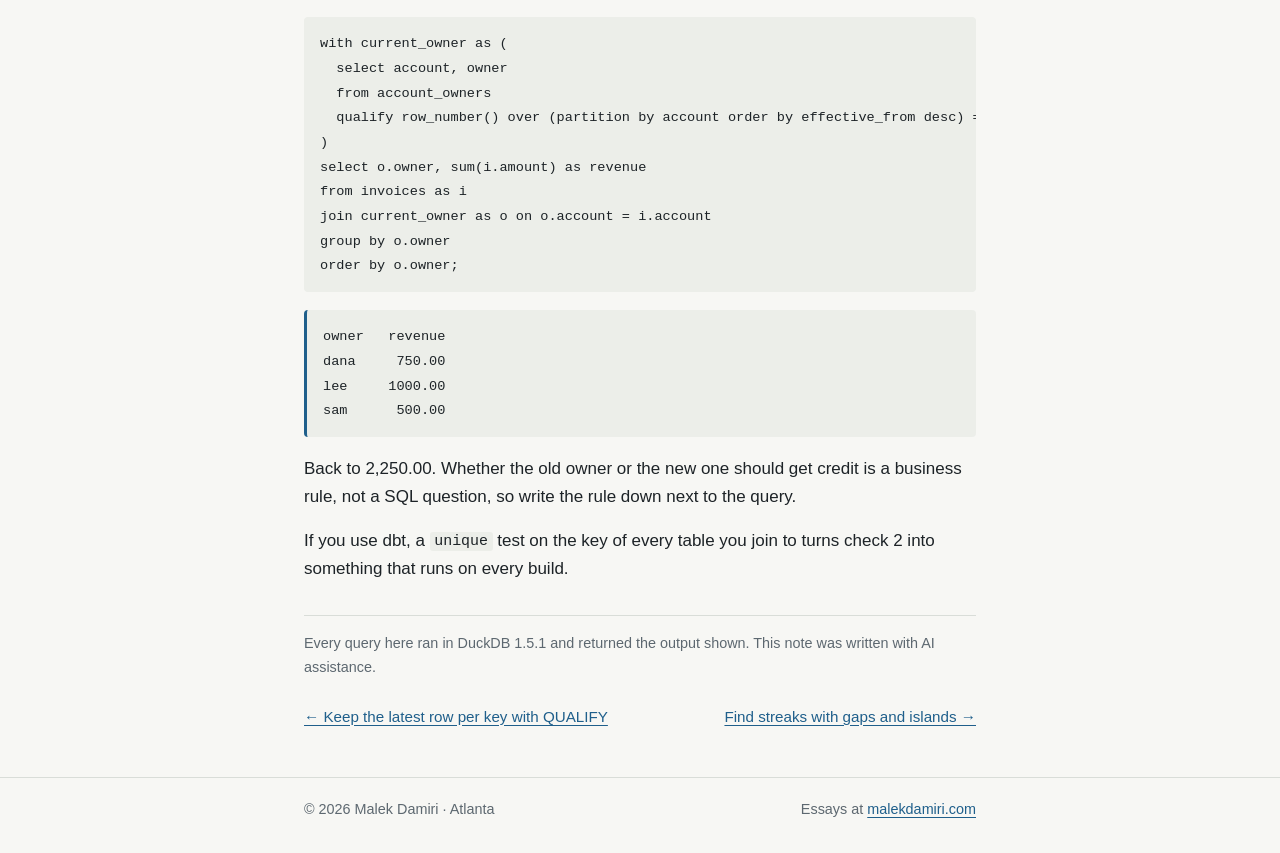
<file: notes/join-fan-out/index.html>
<!doctype html>
<html lang="en">
<head>
<meta charset="utf-8">
<meta name="viewport" content="width=device-width, initial-scale=1">
<title>Check row counts before you trust a join | Malek Damiri</title>
<meta name="description" content="A join to a table with duplicate keys multiplies revenue. Two quick checks catch it.">
<meta name="author" content="Malek Damiri">
<meta name="robots" content="index, follow, max-image-preview:large">
<link rel="canonical" href="https://malekdamiri.org/notes/join-fan-out/">
<meta property="og:site_name" content="Malek Damiri">
<meta property="og:type" content="article">
<meta property="og:title" content="Check row counts before you trust a join | Malek Damiri">
<meta property="og:description" content="A join to a table with duplicate keys multiplies revenue. Two quick checks catch it.">
<meta property="og:url" content="https://malekdamiri.org/notes/join-fan-out/">
<meta property="og:image" content="https://malekdamiri.org/img/malek-damiri-navy-tee-park.jpg">
<meta property="og:image:width" content="900">
<meta property="og:image:height" content="1199">
<meta property="og:image:alt" content="Malek Damiri in a navy t-shirt in a park with a large tree behind him">
<meta name="twitter:card" content="summary_large_image">
<link rel="icon" href="/favicon.svg" type="image/svg+xml">
<link rel="icon" href="/favicon-96.png" type="image/png" sizes="96x96">
<link rel="apple-touch-icon" href="/apple-touch-icon.png">
<link rel="stylesheet" href="/css/site.css?v=1">
<script type="application/ld+json">{"@context":"https://schema.org","@graph":[{"@type":"WebSite","@id":"https://malekdamiri.org/#website","url":"https://malekdamiri.org/","name":"Malek Damiri","inLanguage":"en-US","publisher":{"@id":"https://malekdamiri.org/#person"}},{"@type":"Person","@id":"https://malekdamiri.org/#person","name":"Malek Damiri","givenName":"Malek","familyName":"Damiri","url":"https://malekdamiri.org/","jobTitle":"Head of Revenue Operations","homeLocation":{"@type":"Place","name":"Atlanta, Georgia"},"image":{"@id":"https://malekdamiri.org/#image-black-jacket-portrait"},"sameAs":["https://malekdamiri.com/","https://www.linkedin.com/in/malekdamiri/","https://github.com/malekdamiri","https://www.youtube.com/@malek.damiri","https://speakerdeck.com/malekdamiri","https://www.flickr.com/photos/128322174@N02/","https://www.pinterest.com/malek_damiri/","https://medium.com/@malekdamiri43","https://malekdamiri.hashnode.dev/","https://hackernoon.com/u/malekdamiri","https://malekdamiri.blogspot.com/","https://www.goodreads.com/malekdamiri","https://soundcloud.com/malek-damiri","https://x.com/malekdamiri"]},{"@type":"TechArticle","@id":"https://malekdamiri.org/notes/join-fan-out/#article","headline":"Check row counts before you trust a join","description":"A join to a table with duplicate keys multiplies revenue. Two quick checks catch it.","url":"https://malekdamiri.org/notes/join-fan-out/","datePublished":"2026-10-10T12:01:35-04:00","dateModified":"2026-10-10T12:01:35-04:00","author":{"@id":"https://malekdamiri.org/#person"},"publisher":{"@id":"https://malekdamiri.org/#person"},"isPartOf":{"@id":"https://malekdamiri.org/#website"},"inLanguage":"en-US","proficiencyLevel":"Beginner"}]}</script>
</head>
<body>
<header class="top"><div class="wrap"><a class="name" href="/">Malek Damiri</a><nav class="nav" aria-label="Main"><a href="/notes/">Notes</a><a href="/photos/">Photos</a><a href="/about/">About</a></nav></div></header>
<main id="main"><div class="wrap">

<article>
<h1>Check row counts before you trust a join</h1>
<p class="meta"><a href="/about/" rel="author">Malek Damiri</a> · <time datetime="2026-10-10">October 10, 2026</time></p>
<p>The most expensive bug in revenue reporting is a join that quietly duplicates rows. Nothing errors, the totals just get bigger. Here's a small version, and the two checks I run before trusting any join.</p>
<h2>Three invoices become four</h2>
<pre><code>create table invoices as select * from (values
  (1, &#x27;acme&#x27;, 1000.00), (2, &#x27;globex&#x27;, 500.00), (3, &#x27;initech&#x27;, 750.00)
) t(invoice_id, account, amount);

create table account_owners as select * from (values
  (&#x27;acme&#x27;,    &#x27;dana&#x27;, date &#x27;2026-01-01&#x27;),
  (&#x27;acme&#x27;,    &#x27;lee&#x27;,  date &#x27;2026-08-01&#x27;),  -- territory change
  (&#x27;globex&#x27;,  &#x27;sam&#x27;,  date &#x27;2026-01-01&#x27;),
  (&#x27;initech&#x27;, &#x27;dana&#x27;, date &#x27;2026-03-01&#x27;)
) t(account, owner, effective_from);

select sum(i.amount) as total
from invoices as i
join account_owners as o on o.account = i.account;</code></pre>
<p>Invoices total 2,250.00. The joined total is 3,250.00, because acme has two owner rows and its invoice now counts twice.</p>
<h2>Check 1: row counts</h2>
<pre><code>select
  (select count(*) from invoices) as invoice_rows,
  (select count(*) from invoices as i join account_owners as o on o.account = i.account) as joined_rows;</code></pre>
<pre class="result"><code>invoice_rows   joined_rows
           3             4</code></pre>
<p>If a join is supposed to add columns, not rows, these two numbers should match.</p>
<h2>Check 2: duplicate keys on the "one" side</h2>
<pre><code>select account, count(*) as owners
from account_owners
group by account
having count(*) &gt; 1;</code></pre>
<pre class="result"><code>account   owners
acme           2</code></pre>
<h2>The fix: decide which row wins</h2>
<p>The table isn't wrong; it's a history. The query has to choose. Here, the current owner gets the revenue:</p>
<pre><code>with current_owner as (
  select account, owner
  from account_owners
  qualify row_number() over (partition by account order by effective_from desc) = 1
)
select o.owner, sum(i.amount) as revenue
from invoices as i
join current_owner as o on o.account = i.account
group by o.owner
order by o.owner;</code></pre>
<pre class="result"><code>owner   revenue
dana     750.00
lee     1000.00
sam      500.00</code></pre>
<p>Back to 2,250.00. Whether the old owner or the new one should get credit is a business rule, not a SQL question, so write the rule down next to the query.</p>
<p>If you use dbt, a <code>unique</code> test on the key of every table you join to turns check 2 into something that runs on every build.</p>
<p class="note">Every query here ran in DuckDB 1.5.1 and returned the output shown. This note was written with AI assistance.</p>
</article>
<nav class="pager" aria-label="More notes"><a href="/notes/latest-row-per-key/">← Keep the latest row per key with QUALIFY</a> <a href="/notes/gaps-and-islands/">Find streaks with gaps and islands →</a></nav>

</div></main>
<footer class="foot"><div class="wrap"><span>&copy; 2026 Malek Damiri · Atlanta</span><span>Essays at <a href="https://malekdamiri.com/" rel="me">malekdamiri.com</a></span></div></footer>
</body>
</html>
</file>
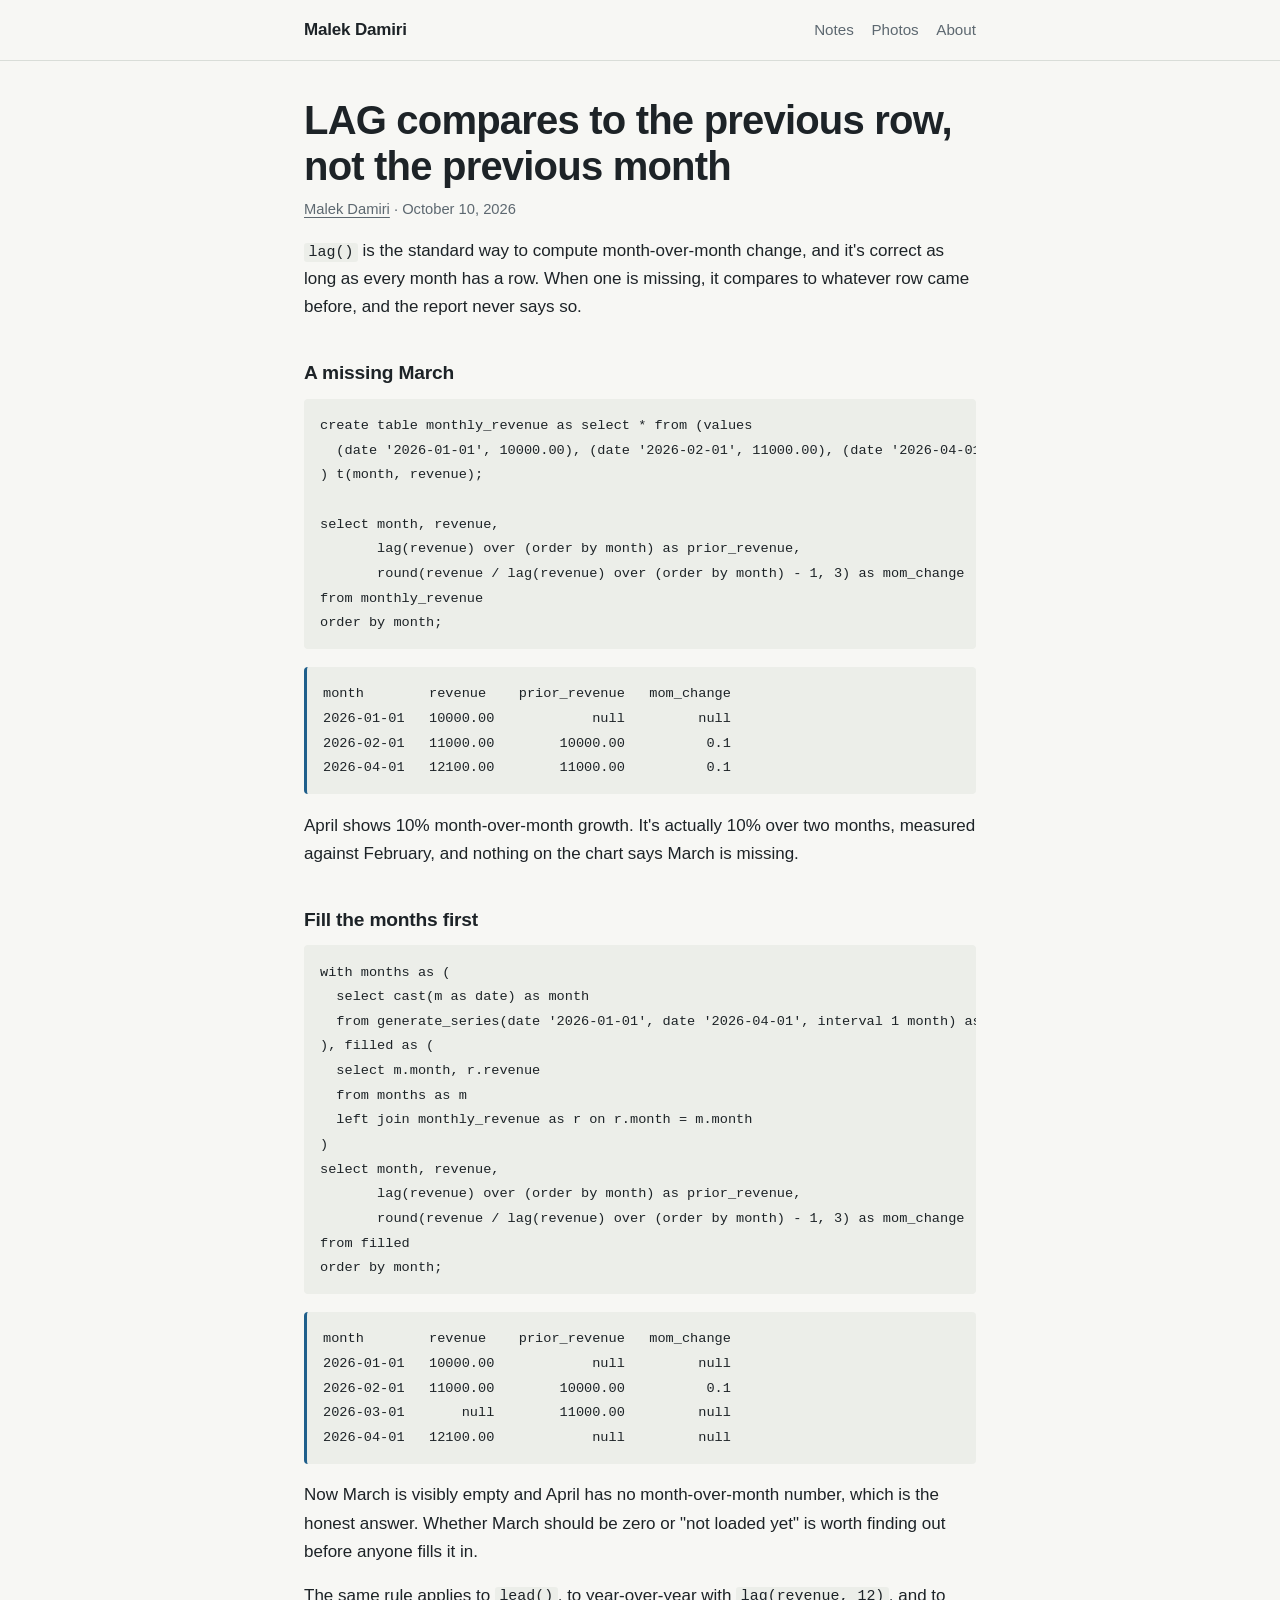
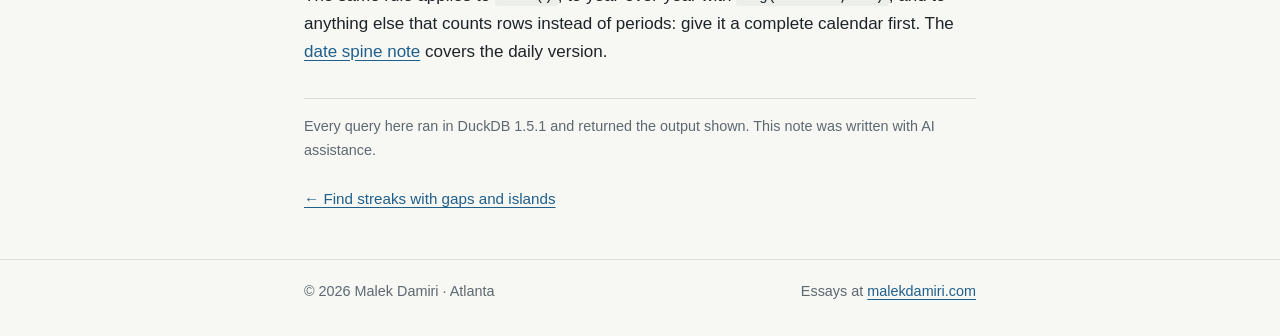
<file: notes/lag-previous-row/index.html>
<!doctype html>
<html lang="en">
<head>
<meta charset="utf-8">
<meta name="viewport" content="width=device-width, initial-scale=1">
<title>LAG compares to the previous row, not the previous month | Malek Damiri</title>
<meta name="description" content="When a month is missing, LAG silently compares to an older one. Fill the months first.">
<meta name="author" content="Malek Damiri">
<meta name="robots" content="index, follow, max-image-preview:large">
<link rel="canonical" href="https://malekdamiri.org/notes/lag-previous-row/">
<meta property="og:site_name" content="Malek Damiri">
<meta property="og:type" content="article">
<meta property="og:title" content="LAG compares to the previous row, not the previous month | Malek Damiri">
<meta property="og:description" content="When a month is missing, LAG silently compares to an older one. Fill the months first.">
<meta property="og:url" content="https://malekdamiri.org/notes/lag-previous-row/">
<meta property="og:image" content="https://malekdamiri.org/img/malek-damiri-navy-tee-park.jpg">
<meta property="og:image:width" content="900">
<meta property="og:image:height" content="1199">
<meta property="og:image:alt" content="Malek Damiri in a navy t-shirt in a park with a large tree behind him">
<meta name="twitter:card" content="summary_large_image">
<link rel="icon" href="/favicon.svg" type="image/svg+xml">
<link rel="icon" href="/favicon-96.png" type="image/png" sizes="96x96">
<link rel="apple-touch-icon" href="/apple-touch-icon.png">
<link rel="stylesheet" href="/css/site.css?v=1">
<script type="application/ld+json">{"@context":"https://schema.org","@graph":[{"@type":"WebSite","@id":"https://malekdamiri.org/#website","url":"https://malekdamiri.org/","name":"Malek Damiri","inLanguage":"en-US","publisher":{"@id":"https://malekdamiri.org/#person"}},{"@type":"Person","@id":"https://malekdamiri.org/#person","name":"Malek Damiri","givenName":"Malek","familyName":"Damiri","url":"https://malekdamiri.org/","jobTitle":"Head of Revenue Operations","homeLocation":{"@type":"Place","name":"Atlanta, Georgia"},"image":{"@id":"https://malekdamiri.org/#image-black-jacket-portrait"},"sameAs":["https://malekdamiri.com/","https://www.linkedin.com/in/malekdamiri/","https://github.com/malekdamiri","https://www.youtube.com/@malek.damiri","https://speakerdeck.com/malekdamiri","https://www.flickr.com/photos/128322174@N02/","https://www.pinterest.com/malek_damiri/","https://medium.com/@malekdamiri43","https://malekdamiri.hashnode.dev/","https://hackernoon.com/u/malekdamiri","https://malekdamiri.blogspot.com/","https://www.goodreads.com/malekdamiri","https://soundcloud.com/malek-damiri","https://x.com/malekdamiri"]},{"@type":"TechArticle","@id":"https://malekdamiri.org/notes/lag-previous-row/#article","headline":"LAG compares to the previous row, not the previous month","description":"When a month is missing, LAG silently compares to an older one. Fill the months first.","url":"https://malekdamiri.org/notes/lag-previous-row/","datePublished":"2026-10-10T12:01:35-04:00","dateModified":"2026-10-10T12:01:35-04:00","author":{"@id":"https://malekdamiri.org/#person"},"publisher":{"@id":"https://malekdamiri.org/#person"},"isPartOf":{"@id":"https://malekdamiri.org/#website"},"inLanguage":"en-US","proficiencyLevel":"Beginner"}]}</script>
</head>
<body>
<header class="top"><div class="wrap"><a class="name" href="/">Malek Damiri</a><nav class="nav" aria-label="Main"><a href="/notes/">Notes</a><a href="/photos/">Photos</a><a href="/about/">About</a></nav></div></header>
<main id="main"><div class="wrap">

<article>
<h1>LAG compares to the previous row, not the previous month</h1>
<p class="meta"><a href="/about/" rel="author">Malek Damiri</a> · <time datetime="2026-10-10">October 10, 2026</time></p>
<p><code>lag()</code> is the standard way to compute month-over-month change, and it's correct as long as every month has a row. When one is missing, it compares to whatever row came before, and the report never says so.</p>
<h2>A missing March</h2>
<pre><code>create table monthly_revenue as select * from (values
  (date &#x27;2026-01-01&#x27;, 10000.00), (date &#x27;2026-02-01&#x27;, 11000.00), (date &#x27;2026-04-01&#x27;, 12100.00)
) t(month, revenue);

select month, revenue,
       lag(revenue) over (order by month) as prior_revenue,
       round(revenue / lag(revenue) over (order by month) - 1, 3) as mom_change
from monthly_revenue
order by month;</code></pre>
<pre class="result"><code>month        revenue    prior_revenue   mom_change
2026-01-01   10000.00            null         null
2026-02-01   11000.00        10000.00          0.1
2026-04-01   12100.00        11000.00          0.1</code></pre>
<p>April shows 10% month-over-month growth. It's actually 10% over two months, measured against February, and nothing on the chart says March is missing.</p>
<h2>Fill the months first</h2>
<pre><code>with months as (
  select cast(m as date) as month
  from generate_series(date &#x27;2026-01-01&#x27;, date &#x27;2026-04-01&#x27;, interval 1 month) as g(m)
), filled as (
  select m.month, r.revenue
  from months as m
  left join monthly_revenue as r on r.month = m.month
)
select month, revenue,
       lag(revenue) over (order by month) as prior_revenue,
       round(revenue / lag(revenue) over (order by month) - 1, 3) as mom_change
from filled
order by month;</code></pre>
<pre class="result"><code>month        revenue    prior_revenue   mom_change
2026-01-01   10000.00            null         null
2026-02-01   11000.00        10000.00          0.1
2026-03-01       null        11000.00         null
2026-04-01   12100.00            null         null</code></pre>
<p>Now March is visibly empty and April has no month-over-month number, which is the honest answer. Whether March should be zero or "not loaded yet" is worth finding out before anyone fills it in.</p>
<p>The same rule applies to <code>lead()</code>, to year-over-year with <code>lag(revenue, 12)</code>, and to anything else that counts rows instead of periods: give it a complete calendar first. The <a href="/notes/date-spine/">date spine note</a> covers the daily version.</p>
<p class="note">Every query here ran in DuckDB 1.5.1 and returned the output shown. This note was written with AI assistance.</p>
</article>
<nav class="pager" aria-label="More notes"><a href="/notes/gaps-and-islands/">← Find streaks with gaps and islands</a></nav>

</div></main>
<footer class="foot"><div class="wrap"><span>&copy; 2026 Malek Damiri · Atlanta</span><span>Essays at <a href="https://malekdamiri.com/" rel="me">malekdamiri.com</a></span></div></footer>
</body>
</html>
</file>
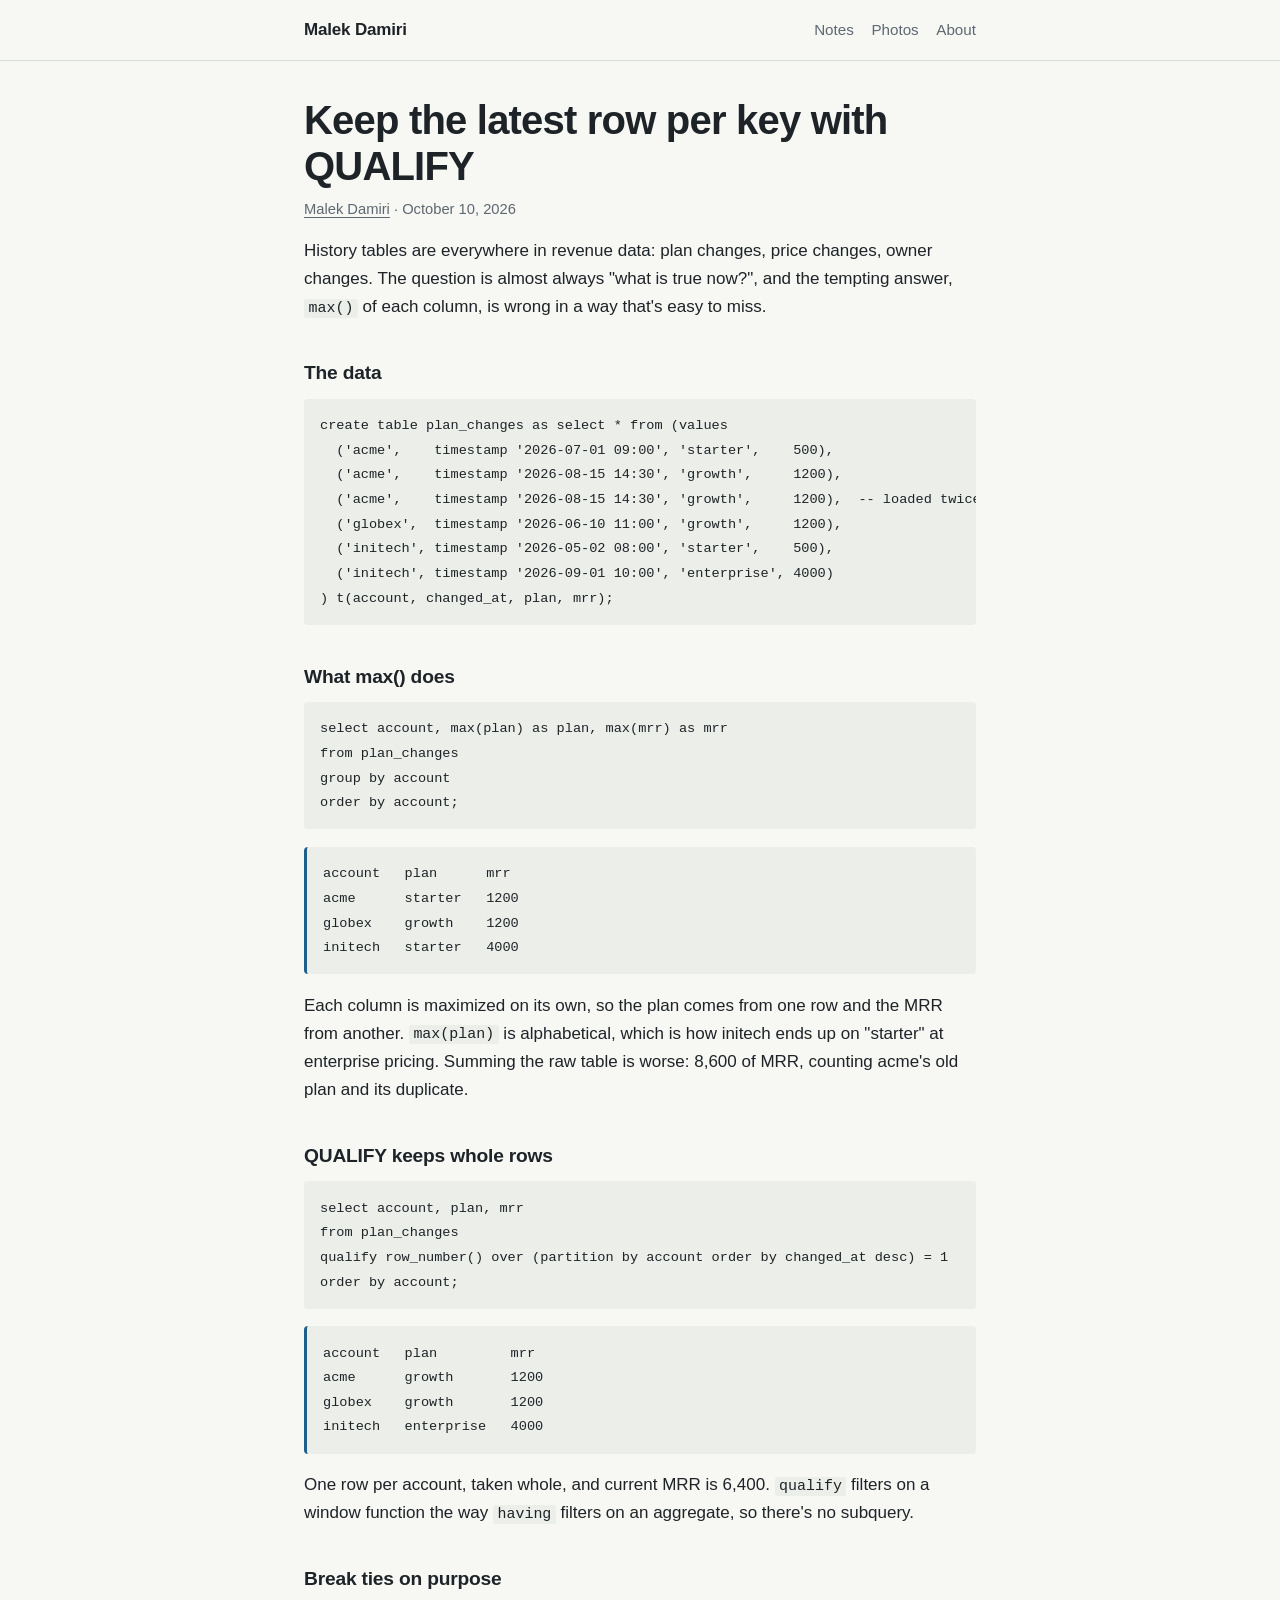
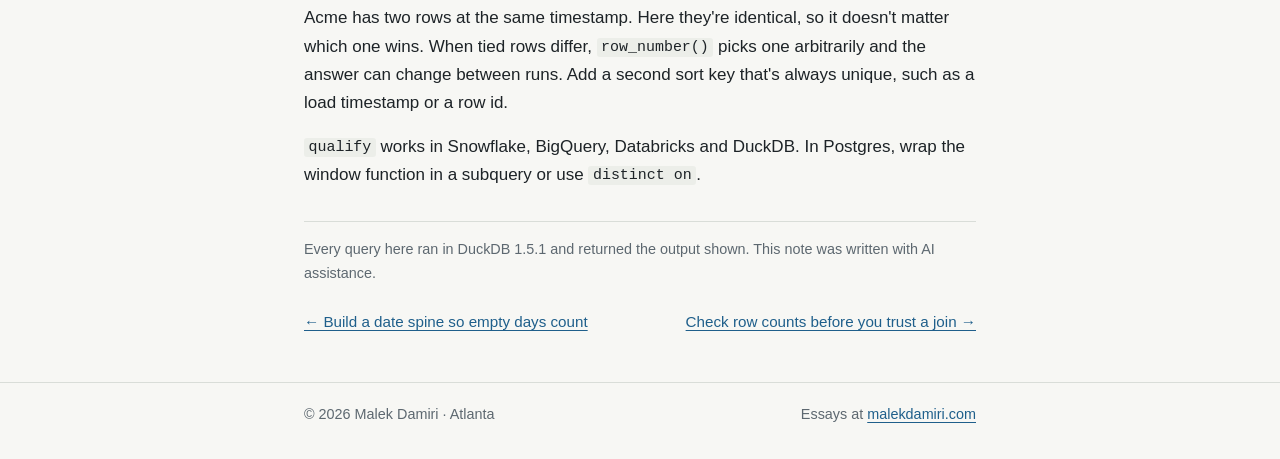
<file: notes/latest-row-per-key/index.html>
<!doctype html>
<html lang="en">
<head>
<meta charset="utf-8">
<meta name="viewport" content="width=device-width, initial-scale=1">
<title>Keep the latest row per key with QUALIFY | Malek Damiri</title>
<meta name="description" content="Taking max() of each column mixes values from different rows. QUALIFY keeps one whole row per key.">
<meta name="author" content="Malek Damiri">
<meta name="robots" content="index, follow, max-image-preview:large">
<link rel="canonical" href="https://malekdamiri.org/notes/latest-row-per-key/">
<meta property="og:site_name" content="Malek Damiri">
<meta property="og:type" content="article">
<meta property="og:title" content="Keep the latest row per key with QUALIFY | Malek Damiri">
<meta property="og:description" content="Taking max() of each column mixes values from different rows. QUALIFY keeps one whole row per key.">
<meta property="og:url" content="https://malekdamiri.org/notes/latest-row-per-key/">
<meta property="og:image" content="https://malekdamiri.org/img/malek-damiri-navy-tee-park.jpg">
<meta property="og:image:width" content="900">
<meta property="og:image:height" content="1199">
<meta property="og:image:alt" content="Malek Damiri in a navy t-shirt in a park with a large tree behind him">
<meta name="twitter:card" content="summary_large_image">
<link rel="icon" href="/favicon.svg" type="image/svg+xml">
<link rel="icon" href="/favicon-96.png" type="image/png" sizes="96x96">
<link rel="apple-touch-icon" href="/apple-touch-icon.png">
<link rel="stylesheet" href="/css/site.css?v=1">
<script type="application/ld+json">{"@context":"https://schema.org","@graph":[{"@type":"WebSite","@id":"https://malekdamiri.org/#website","url":"https://malekdamiri.org/","name":"Malek Damiri","inLanguage":"en-US","publisher":{"@id":"https://malekdamiri.org/#person"}},{"@type":"Person","@id":"https://malekdamiri.org/#person","name":"Malek Damiri","givenName":"Malek","familyName":"Damiri","url":"https://malekdamiri.org/","jobTitle":"Head of Revenue Operations","homeLocation":{"@type":"Place","name":"Atlanta, Georgia"},"image":{"@id":"https://malekdamiri.org/#image-black-jacket-portrait"},"sameAs":["https://malekdamiri.com/","https://www.linkedin.com/in/malekdamiri/","https://github.com/malekdamiri","https://www.youtube.com/@malek.damiri","https://speakerdeck.com/malekdamiri","https://www.flickr.com/photos/128322174@N02/","https://www.pinterest.com/malek_damiri/","https://medium.com/@malekdamiri43","https://malekdamiri.hashnode.dev/","https://hackernoon.com/u/malekdamiri","https://malekdamiri.blogspot.com/","https://www.goodreads.com/malekdamiri","https://soundcloud.com/malek-damiri","https://x.com/malekdamiri"]},{"@type":"TechArticle","@id":"https://malekdamiri.org/notes/latest-row-per-key/#article","headline":"Keep the latest row per key with QUALIFY","description":"Taking max() of each column mixes values from different rows. QUALIFY keeps one whole row per key.","url":"https://malekdamiri.org/notes/latest-row-per-key/","datePublished":"2026-10-10T12:01:35-04:00","dateModified":"2026-10-10T12:01:35-04:00","author":{"@id":"https://malekdamiri.org/#person"},"publisher":{"@id":"https://malekdamiri.org/#person"},"isPartOf":{"@id":"https://malekdamiri.org/#website"},"inLanguage":"en-US","proficiencyLevel":"Beginner"}]}</script>
</head>
<body>
<header class="top"><div class="wrap"><a class="name" href="/">Malek Damiri</a><nav class="nav" aria-label="Main"><a href="/notes/">Notes</a><a href="/photos/">Photos</a><a href="/about/">About</a></nav></div></header>
<main id="main"><div class="wrap">

<article>
<h1>Keep the latest row per key with QUALIFY</h1>
<p class="meta"><a href="/about/" rel="author">Malek Damiri</a> · <time datetime="2026-10-10">October 10, 2026</time></p>
<p>History tables are everywhere in revenue data: plan changes, price changes, owner changes. The question is almost always "what is true now?", and the tempting answer, <code>max()</code> of each column, is wrong in a way that's easy to miss.</p>
<h2>The data</h2>
<pre><code>create table plan_changes as select * from (values
  (&#x27;acme&#x27;,    timestamp &#x27;2026-07-01 09:00&#x27;, &#x27;starter&#x27;,    500),
  (&#x27;acme&#x27;,    timestamp &#x27;2026-08-15 14:30&#x27;, &#x27;growth&#x27;,     1200),
  (&#x27;acme&#x27;,    timestamp &#x27;2026-08-15 14:30&#x27;, &#x27;growth&#x27;,     1200),  -- loaded twice
  (&#x27;globex&#x27;,  timestamp &#x27;2026-06-10 11:00&#x27;, &#x27;growth&#x27;,     1200),
  (&#x27;initech&#x27;, timestamp &#x27;2026-05-02 08:00&#x27;, &#x27;starter&#x27;,    500),
  (&#x27;initech&#x27;, timestamp &#x27;2026-09-01 10:00&#x27;, &#x27;enterprise&#x27;, 4000)
) t(account, changed_at, plan, mrr);</code></pre>
<h2>What max() does</h2>
<pre><code>select account, max(plan) as plan, max(mrr) as mrr
from plan_changes
group by account
order by account;</code></pre>
<pre class="result"><code>account   plan      mrr
acme      starter   1200
globex    growth    1200
initech   starter   4000</code></pre>
<p>Each column is maximized on its own, so the plan comes from one row and the MRR from another. <code>max(plan)</code> is alphabetical, which is how initech ends up on "starter" at enterprise pricing. Summing the raw table is worse: 8,600 of MRR, counting acme's old plan and its duplicate.</p>
<h2>QUALIFY keeps whole rows</h2>
<pre><code>select account, plan, mrr
from plan_changes
qualify row_number() over (partition by account order by changed_at desc) = 1
order by account;</code></pre>
<pre class="result"><code>account   plan         mrr
acme      growth       1200
globex    growth       1200
initech   enterprise   4000</code></pre>
<p>One row per account, taken whole, and current MRR is 6,400. <code>qualify</code> filters on a window function the way <code>having</code> filters on an aggregate, so there's no subquery.</p>
<h2>Break ties on purpose</h2>
<p>Acme has two rows at the same timestamp. Here they're identical, so it doesn't matter which one wins. When tied rows differ, <code>row_number()</code> picks one arbitrarily and the answer can change between runs. Add a second sort key that's always unique, such as a load timestamp or a row id.</p>
<p><code>qualify</code> works in Snowflake, BigQuery, Databricks and DuckDB. In Postgres, wrap the window function in a subquery or use <code>distinct on</code>.</p>
<p class="note">Every query here ran in DuckDB 1.5.1 and returned the output shown. This note was written with AI assistance.</p>
</article>
<nav class="pager" aria-label="More notes"><a href="/notes/date-spine/">← Build a date spine so empty days count</a> <a href="/notes/join-fan-out/">Check row counts before you trust a join →</a></nav>

</div></main>
<footer class="foot"><div class="wrap"><span>&copy; 2026 Malek Damiri · Atlanta</span><span>Essays at <a href="https://malekdamiri.com/" rel="me">malekdamiri.com</a></span></div></footer>
</body>
</html>
</file>
<file: css/site.css>
:root {
  --bg: #f7f7f4;
  --ink: #1d2327;
  --muted: #5d6870;
  --line: #d9ddd8;
  --accent: #1f5f8b;
  --code-bg: #eceee9;
  --sans: -apple-system, BlinkMacSystemFont, "Segoe UI", Roboto, "Helvetica Neue", Arial, sans-serif;
  --mono: ui-monospace, SFMono-Regular, Menlo, Consolas, monospace;
}
@media (prefers-color-scheme: dark) {
  :root {
    --bg: #15191c;
    --ink: #e6e8e6;
    --muted: #9aa5ac;
    --line: #2c3338;
    --accent: #7db8e0;
    --code-bg: #1f2529;
  }
}
* { box-sizing: border-box; }
html { -webkit-text-size-adjust: 100%; }
body { margin: 0; background: var(--bg); color: var(--ink); font: 17px/1.65 var(--sans); }
a { color: var(--accent); text-underline-offset: 0.18em; }
.wrap { max-width: 44rem; margin: 0 auto; padding: 0 1rem; }
.top { border-bottom: 1px solid var(--line); }
.top .wrap { display: flex; flex-wrap: wrap; align-items: baseline; justify-content: space-between; gap: 0.5rem 1.5rem; padding-top: 1rem; padding-bottom: 1rem; }
.name { color: var(--ink); font-weight: 700; text-decoration: none; letter-spacing: -0.01em; }
.nav { display: flex; gap: 1.1rem; font-size: 0.95rem; }
.nav a { color: var(--muted); text-decoration: none; }
.nav a:hover { color: var(--ink); }
main { padding: 2.25rem 0 3rem; }
h1 { font-size: clamp(1.9rem, 6vw, 2.5rem); line-height: 1.15; letter-spacing: -0.02em; margin: 0 0 0.75rem; }
h2 { font-size: 1.2rem; margin: 2.25rem 0 0.6rem; letter-spacing: -0.01em; }
p { margin: 0 0 1rem; }
.lede { font-size: 1.12rem; color: var(--ink); }
.meta { color: var(--muted); font-size: 0.92rem; margin-top: -0.25rem; }
.meta a { color: var(--muted); }
.note { color: var(--muted); font-size: 0.9rem; border-top: 1px solid var(--line); padding-top: 1rem; margin-top: 2rem; }
code { font-family: var(--mono); font-size: 0.88em; background: var(--code-bg); padding: 0.1em 0.3em; border-radius: 3px; }
pre { background: var(--code-bg); padding: 0.9rem 1rem; border-radius: 4px; overflow-x: auto; line-height: 1.45; margin: 0 0 1.1rem; }
pre code { background: none; padding: 0; font-size: 0.85rem; }
pre.result { border-left: 3px solid var(--accent); }
.list { list-style: none; padding: 0; margin: 0; border-top: 1px solid var(--line); }
.list li { padding: 0.8rem 0; border-bottom: 1px solid var(--line); }
.list li a { display: block; font-weight: 600; text-decoration: none; }
.list li span { display: block; color: var(--muted); font-size: 0.95rem; }
.links { padding-left: 1.1rem; columns: 2; column-gap: 2rem; }
.intro::after { content: ""; display: block; clear: both; }
figure { margin: 0; }
figure img { display: block; width: 100%; height: auto; border-radius: 4px; }
figcaption { color: var(--muted); font-size: 0.88rem; margin-top: 0.4rem; }
.portrait { float: right; width: 12rem; margin: 0.3rem 0 1rem 1.5rem; }
.grid { display: grid; grid-template-columns: repeat(2, 1fr); gap: 1.1rem 0.9rem; margin-top: 1.25rem; }
.pager { display: flex; justify-content: space-between; gap: 1rem; flex-wrap: wrap; font-size: 0.95rem; margin-top: 1.5rem; }
.foot { border-top: 1px solid var(--line); color: var(--muted); font-size: 0.9rem; }
.foot .wrap { display: flex; flex-wrap: wrap; justify-content: space-between; gap: 0.5rem; padding-top: 1.25rem; padding-bottom: 2rem; }
@media (max-width: 34rem) {
  .portrait { float: none; width: 10rem; margin: 0 0 1.25rem; }
  .grid { grid-template-columns: 1fr; }
  .links { columns: 1; }
}
</file>
